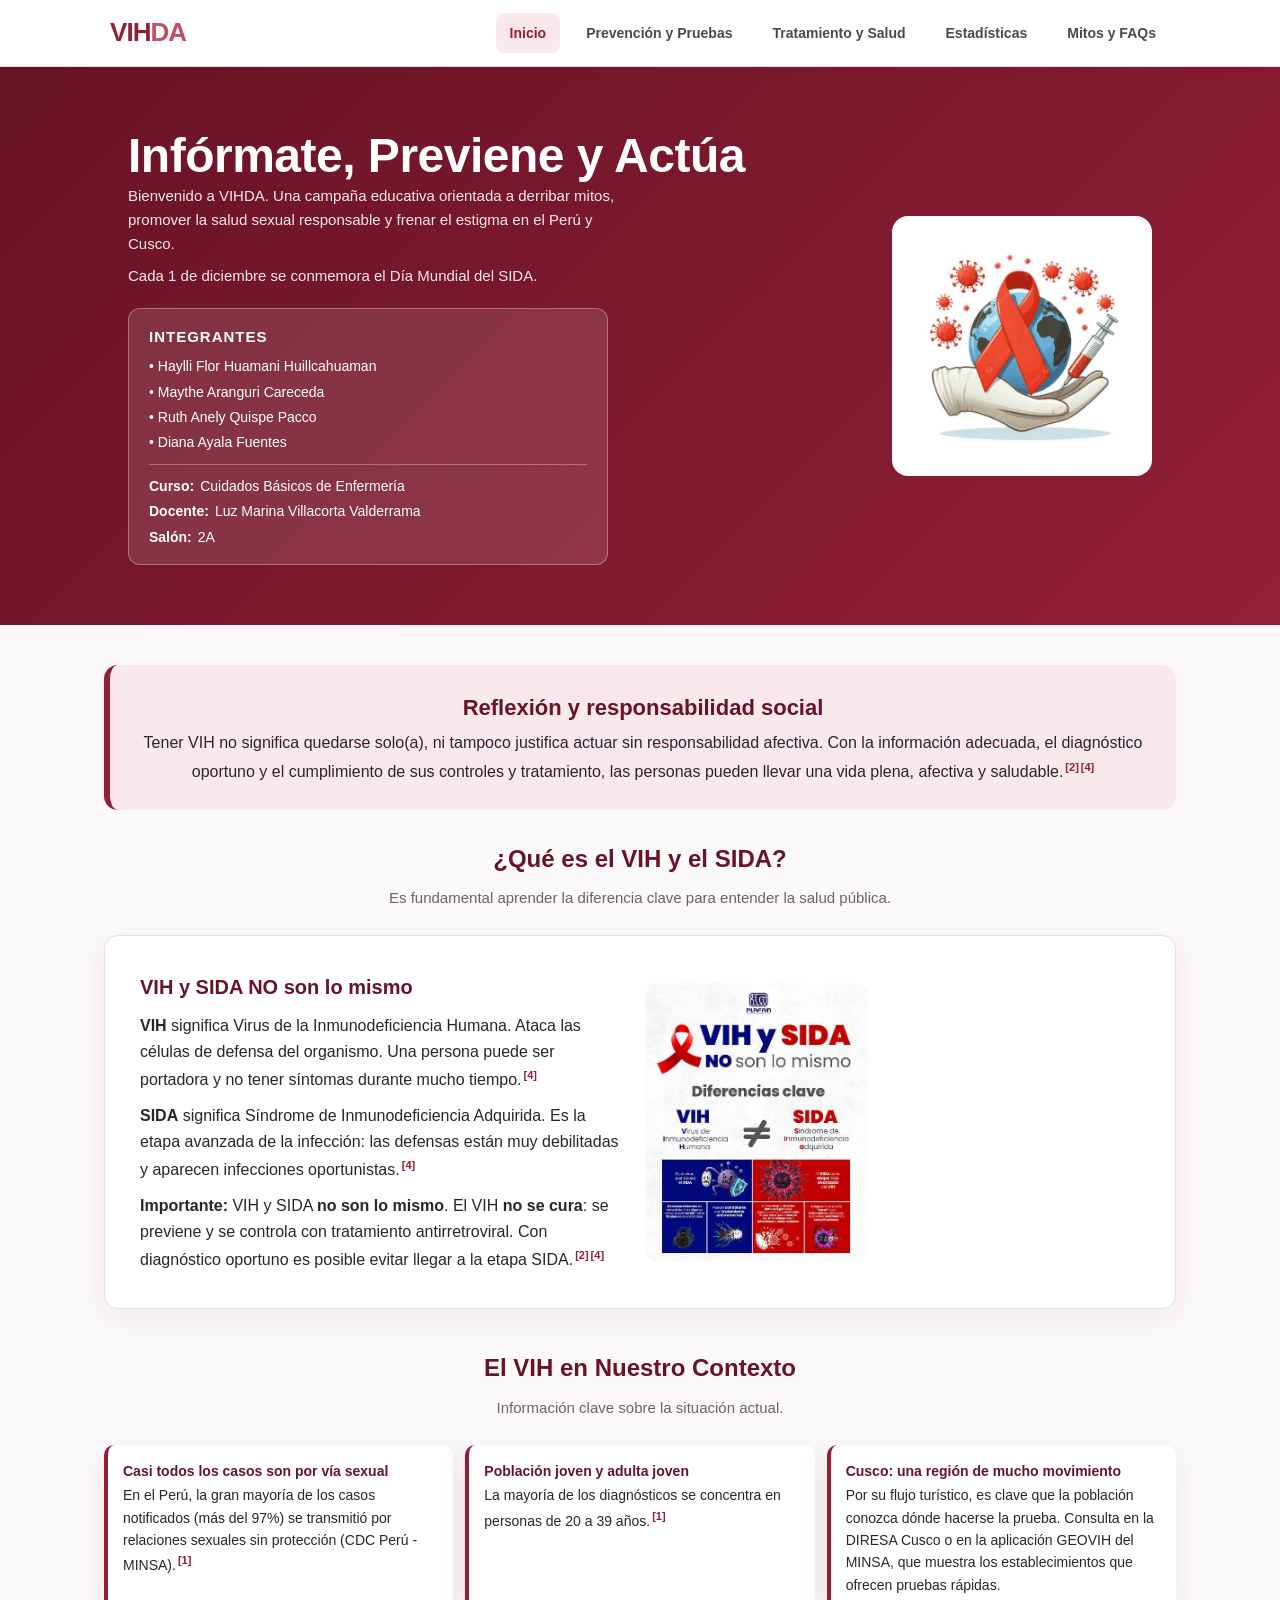
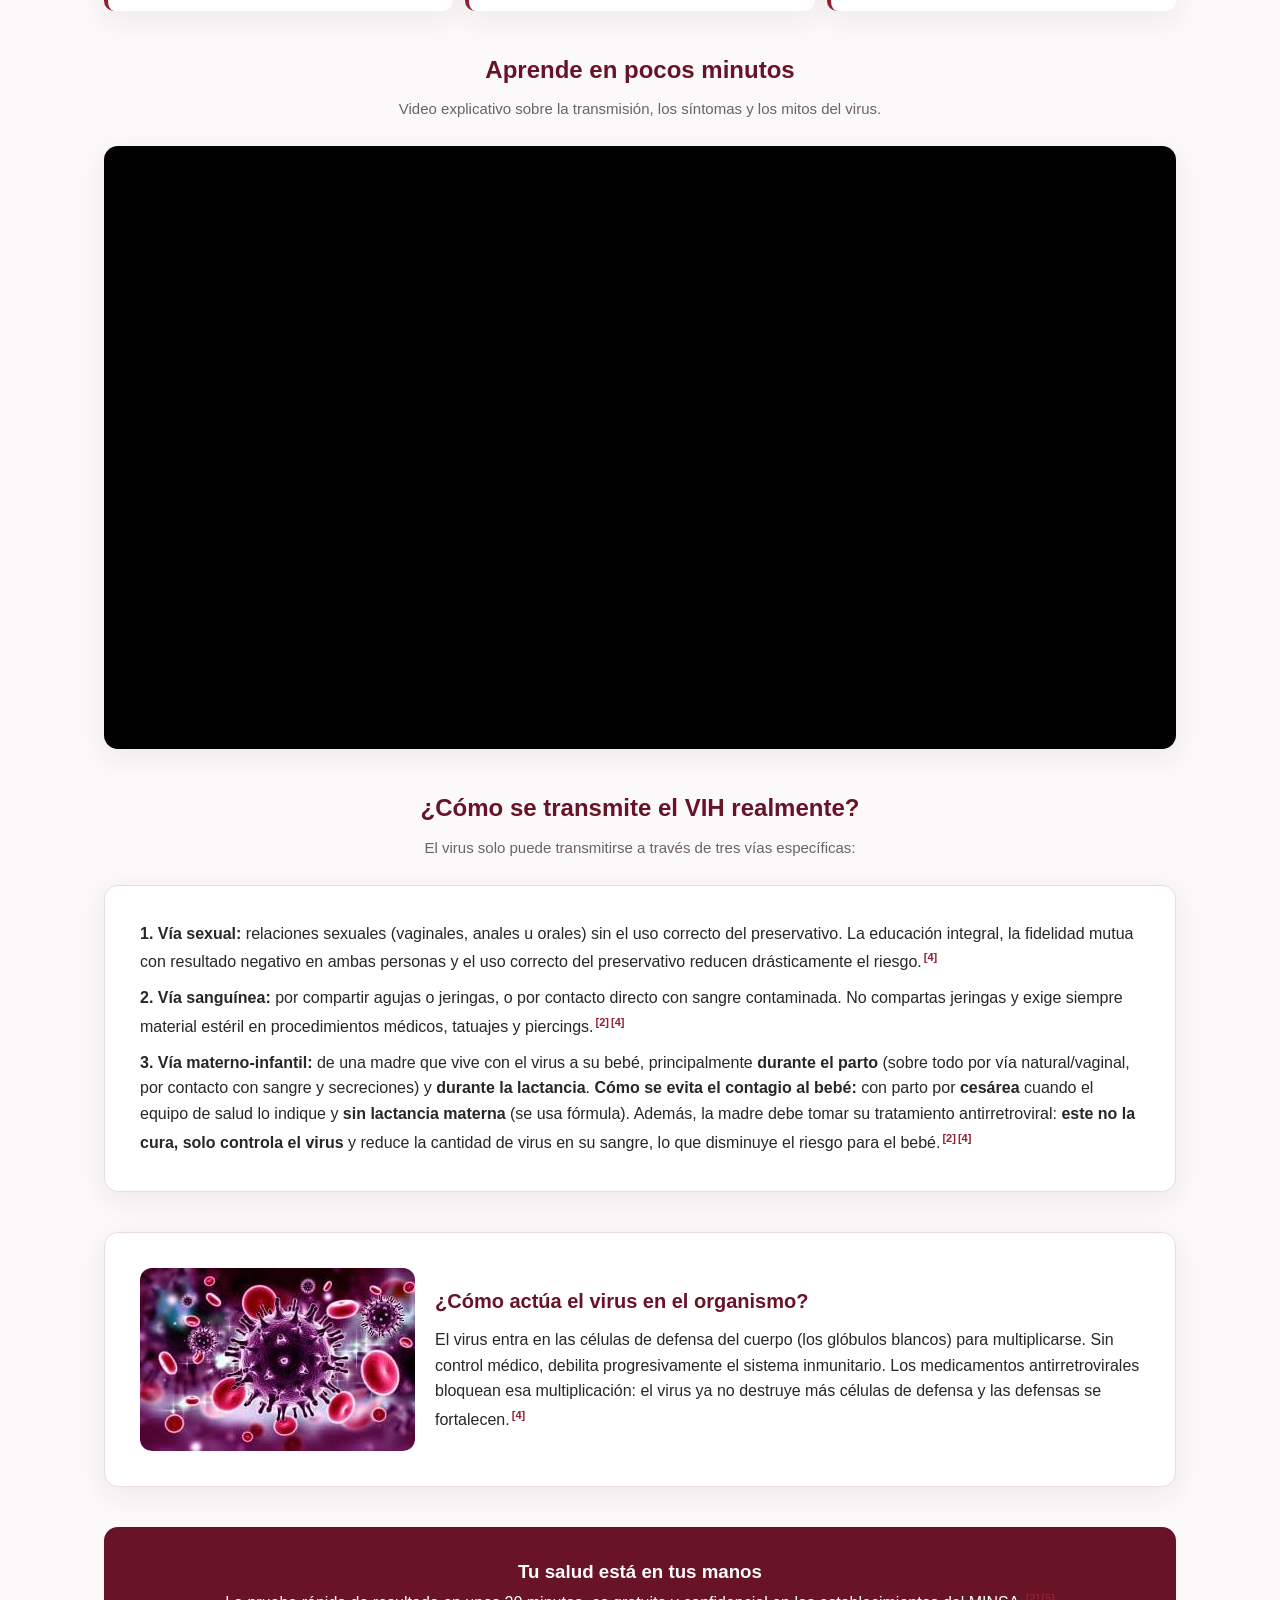
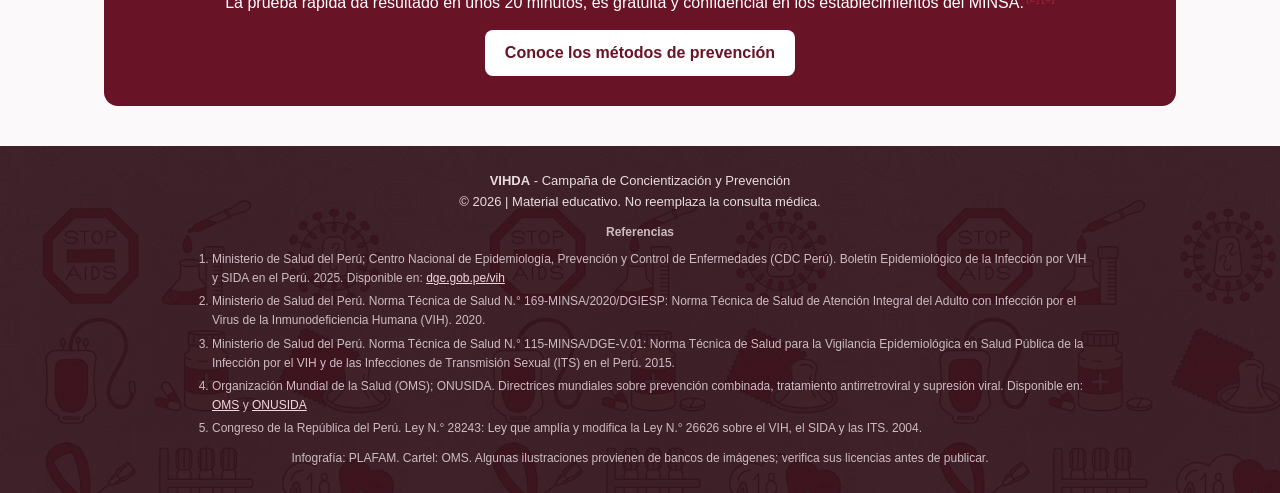
<file: index.html>
<!DOCTYPE html>
<html lang="es">
<head>
    <meta charset="UTF-8">
    <meta name="viewport" content="width=device-width, initial-scale=1.0">
    <title>VIHDA - Campaña de Prevención del VIH y SIDA</title>
    <meta name="description" content="Campaña educativa sobre VIH y SIDA en el Perú y Cusco: prevención, pruebas, tratamiento y lucha contra el estigma.">
    <meta property="og:title" content="VIHDA - Campaña de Prevención del VIH y SIDA">
    <meta property="og:description" content="Campaña educativa sobre VIH y SIDA en el Perú y Cusco: prevención, pruebas, tratamiento y lucha contra el estigma.">
    <meta property="og:type" content="website">
    <link rel="icon" href="data:image/svg+xml,%3Csvg xmlns='http://www.w3.org/2000/svg' viewBox='0 0 100 100'%3E%3Ctext y='.9em' font-size='90'%3E%F0%9F%8E%97%EF%B8%8F%3C/text%3E%3C/svg%3E">
    <link rel="stylesheet" href="estilos.css">
</head>
<body>
    <a href="#contenido" class="saltar">Saltar al contenido</a>

    <header class="encabezado">
        <div class="nav-contenedor">
            <a href="index.html" class="logo">VIH<span>DA</span></a>
            <nav class="menu-navegacion" aria-label="Menú principal">
                <a href="index.html" class="activo" aria-current="page">Inicio</a>
                <a href="prevencion.html">Prevención y Pruebas</a>
                <a href="tratamiento.html">Tratamiento y Salud</a>
                <a href="estadisticas.html">Estadísticas</a>
                <a href="comunidad.html">Mitos y FAQs</a>
            </nav>
        </div>
    </header>

    <main id="contenido" class="content-wrapper">

        <section class="hero">
            <div>
                <h1>Infórmate, Previene y Actúa</h1>
                <p>Bienvenido a VIHDA. Una campaña educativa orientada a derribar mitos, promover la salud sexual responsable y frenar el estigma en el Perú y Cusco.</p>
                <p class="nota-pequena" style="color:#f8e9ed">Cada 1 de diciembre se conmemora el Día Mundial del SIDA.</p>
                <div class="integrantes">
                    <p class="integrantes-titulo">Integrantes</p>
                    <ul>
                        <li>Haylli Flor Huamani Huillcahuaman</li>
                        <li>Maythe Aranguri Careceda</li>
                        <li>Ruth Anely Quispe Pacco</li>
                        <li>Diana Ayala Fuentes</li>
                    </ul>
                    <dl class="datos-curso">
                        <div><dt>Curso:</dt><dd>Cuidados Básicos de Enfermería</dd></div>
                        <div><dt>Docente:</dt><dd>Luz Marina Villacorta Valderrama</dd></div>
                        <div><dt>Salón:</dt><dd>2A</dd></div>
                    </dl>
                </div>
            </div>
            <img class="hero-img" src="imagenes/ilustracion-mundial.png" alt="Lazo rojo sobre el planeta, símbolo de la campaña mundial contra el VIH">
        </section>

        <section class="seccion">
            <div class="banner-esperanza">
                <h3>Reflexión y responsabilidad social</h3>
                <p style="margin-top: 5px;">Tener VIH no significa quedarse solo(a), ni tampoco justifica actuar sin responsabilidad afectiva. Con la información adecuada, el diagnóstico oportuno y el cumplimiento de sus controles y tratamiento, las personas pueden llevar una vida plena, afectiva y saludable.<sup class="cita"><a href="#referencias" title="Referencia 2">[2]</a><a href="#referencias" title="Referencia 4">[4]</a></sup></p>
            </div>

            <div class="titulo-seccion">
                <h2>¿Qué es el VIH y el SIDA?</h2>
                <p>Es fundamental aprender la diferencia clave para entender la salud pública.</p>
            </div>

            <div class="bloque-flexible">
                <div>
                    <h3>VIH y SIDA NO son lo mismo</h3>
                    <p><strong>VIH</strong> significa Virus de la Inmunodeficiencia Humana. Ataca las células de defensa del organismo. Una persona puede ser portadora y no tener síntomas durante mucho tiempo.<sup class="cita"><a href="#referencias" title="Referencia 4">[4]</a></sup></p>
                    <p style="margin-top: 10px;"><strong>SIDA</strong> significa Síndrome de Inmunodeficiencia Adquirida. Es la etapa avanzada de la infección: las defensas están muy debilitadas y aparecen infecciones oportunistas.<sup class="cita"><a href="#referencias" title="Referencia 4">[4]</a></sup></p>
                    <p style="margin-top: 10px;"><strong>Importante:</strong> VIH y SIDA <strong>no son lo mismo</strong>. El VIH <strong>no se cura</strong>: se previene y se controla con tratamiento antirretroviral. Con diagnóstico oportuno es posible evitar llegar a la etapa SIDA.<sup class="cita"><a href="#referencias" title="Referencia 2">[2]</a><a href="#referencias" title="Referencia 4">[4]</a></sup></p>
                </div>
                <a href="imagenes/infografia-diferencias.png" target="_blank" rel="noopener" title="Abrir la infografía en tamaño completo">
                    <img src="imagenes/infografia-diferencias.png" alt="Infografía de PLAFAM: diferencias clave entre VIH y SIDA">
                </a>
            </div>

            <div class="titulo-seccion espacio-arriba">
                <h2>El VIH en Nuestro Contexto</h2>
                <p>Información clave sobre la situación actual.</p>
            </div>
            <div class="tarjetas-mini">
                <div class="tarjeta-mini">
                    <strong>Casi todos los casos son por vía sexual</strong>
                    En el Perú, la gran mayoría de los casos notificados (más del 97%) se transmitió por relaciones sexuales sin protección (CDC Perú - MINSA).<sup class="cita"><a href="#referencias" title="Referencia 1">[1]</a></sup>
                </div>
                <div class="tarjeta-mini">
                    <strong>Población joven y adulta joven</strong>
                    La mayoría de los diagnósticos se concentra en personas de 20 a 39 años.<sup class="cita"><a href="#referencias" title="Referencia 1">[1]</a></sup>
                </div>
                <div class="tarjeta-mini">
                    <strong>Cusco: una región de mucho movimiento</strong>
                    Por su flujo turístico, es clave que la población conozca dónde hacerse la prueba. Consulta en la DIRESA Cusco o en la aplicación GEOVIH del MINSA, que muestra los establecimientos que ofrecen pruebas rápidas.
                </div>
            </div>

            <div class="titulo-seccion espacio-arriba">
                <h2>Aprende en pocos minutos</h2>
                <p>Video explicativo sobre la transmisión, los síntomas y los mitos del virus.</p>
            </div>
            <div class="video-contenedor" id="video-contenedor"></div>

            <div class="titulo-seccion espacio-arriba">
                <h2>¿Cómo se transmite el VIH realmente?</h2>
                <p>El virus solo puede transmitirse a través de tres vías específicas:</p>
            </div>
            <div class="bloque-flexible">
                <div>
                    <p style="margin-bottom: 10px;"><strong>1. Vía sexual:</strong> relaciones sexuales (vaginales, anales u orales) sin el uso correcto del preservativo. La educación integral, la fidelidad mutua con resultado negativo en ambas personas y el uso correcto del preservativo reducen drásticamente el riesgo.<sup class="cita"><a href="#referencias" title="Referencia 4">[4]</a></sup></p>
                    <p style="margin-bottom: 10px;"><strong>2. Vía sanguínea:</strong> por compartir agujas o jeringas, o por contacto directo con sangre contaminada. No compartas jeringas y exige siempre material estéril en procedimientos médicos, tatuajes y piercings.<sup class="cita"><a href="#referencias" title="Referencia 2">[2]</a><a href="#referencias" title="Referencia 4">[4]</a></sup></p>
                    <p><strong>3. Vía materno-infantil:</strong> de una madre que vive con el virus a su bebé, principalmente <strong>durante el parto</strong> (sobre todo por vía natural/vaginal, por contacto con sangre y secreciones) y <strong>durante la lactancia</strong>. <strong>Cómo se evita el contagio al bebé:</strong> con parto por <strong>cesárea</strong> cuando el equipo de salud lo indique y <strong>sin lactancia materna</strong> (se usa fórmula). Además, la madre debe tomar su tratamiento antirretroviral: <strong>este no la cura, solo controla el virus</strong> y reduce la cantidad de virus en su sangre, lo que disminuye el riesgo para el bebé.<sup class="cita"><a href="#referencias" title="Referencia 2">[2]</a><a href="#referencias" title="Referencia 4">[4]</a></sup></p>
                </div>
            </div>

            <div class="bloque-flexible espacio-arriba">
                <img src="imagenes/render-virus.png" alt="Representación del virus del VIH rodeado de glóbulos rojos">
                <div>
                    <h3>¿Cómo actúa el virus en el organismo?</h3>
                    <p>El virus entra en las células de defensa del cuerpo (los glóbulos blancos) para multiplicarse. Sin control médico, debilita progresivamente el sistema inmunitario. Los medicamentos antirretrovirales bloquean esa multiplicación: el virus ya no destruye más células de defensa y las defensas se fortalecen.<sup class="cita"><a href="#referencias" title="Referencia 4">[4]</a></sup></p>
                </div>
            </div>

            <div class="banner-accion">
                <h3>Tu salud está en tus manos</h3>
                <p>La prueba rápida da resultado en unos 20 minutos, es gratuita y confidencial en los establecimientos del MINSA.<sup class="cita"><a href="#referencias" title="Referencia 2">[2]</a><a href="#referencias" title="Referencia 5">[5]</a></sup></p>
                <a href="prevencion.html" class="boton-blanco">Conoce los métodos de prevención</a>
            </div>
        </section>
    </main>

    <footer class="pie">
        <p><strong>VIHDA</strong> - Campaña de Concientización y Prevención</p>
        <p>&copy; <span id="anio-actual"></span> | Material educativo. No reemplaza la consulta médica.</p>
        <p class="fuentes" id="referencias"><strong>Referencias</strong></p>
        <ol class="referencias">
            <li>Ministerio de Salud del Perú; Centro Nacional de Epidemiología, Prevención y Control de Enfermedades (CDC Perú). Boletín Epidemiológico de la Infección por VIH y SIDA en el Perú. 2025. Disponible en: <a href="https://www.dge.gob.pe/vih" target="_blank" rel="noopener">dge.gob.pe/vih</a></li>
            <li>Ministerio de Salud del Perú. Norma Técnica de Salud N.° 169-MINSA/2020/DGIESP: Norma Técnica de Salud de Atención Integral del Adulto con Infección por el Virus de la Inmunodeficiencia Humana (VIH). 2020.</li>
            <li>Ministerio de Salud del Perú. Norma Técnica de Salud N.° 115-MINSA/DGE-V.01: Norma Técnica de Salud para la Vigilancia Epidemiológica en Salud Pública de la Infección por el VIH y de las Infecciones de Transmisión Sexual (ITS) en el Perú. 2015.</li>
            <li>Organización Mundial de la Salud (OMS); ONUSIDA. Directrices mundiales sobre prevención combinada, tratamiento antirretroviral y supresión viral. Disponible en: <a href="https://www.who.int/es/health-topics/hiv-aids" target="_blank" rel="noopener">OMS</a> y <a href="https://www.unaids.org/es" target="_blank" rel="noopener">ONUSIDA</a></li>
            <li>Congreso de la República del Perú. Ley N.° 28243: Ley que amplía y modifica la Ley N.° 26626 sobre el VIH, el SIDA y las ITS. 2004.</li>
        </ol>
        <p class="fuentes">Infografía: PLAFAM. Cartel: OMS. Algunas ilustraciones provienen de bancos de imágenes; verifica sus licencias antes de publicar.</p>
    </footer>

    <script src="script.js"></script>
</body>
</html>
</file>
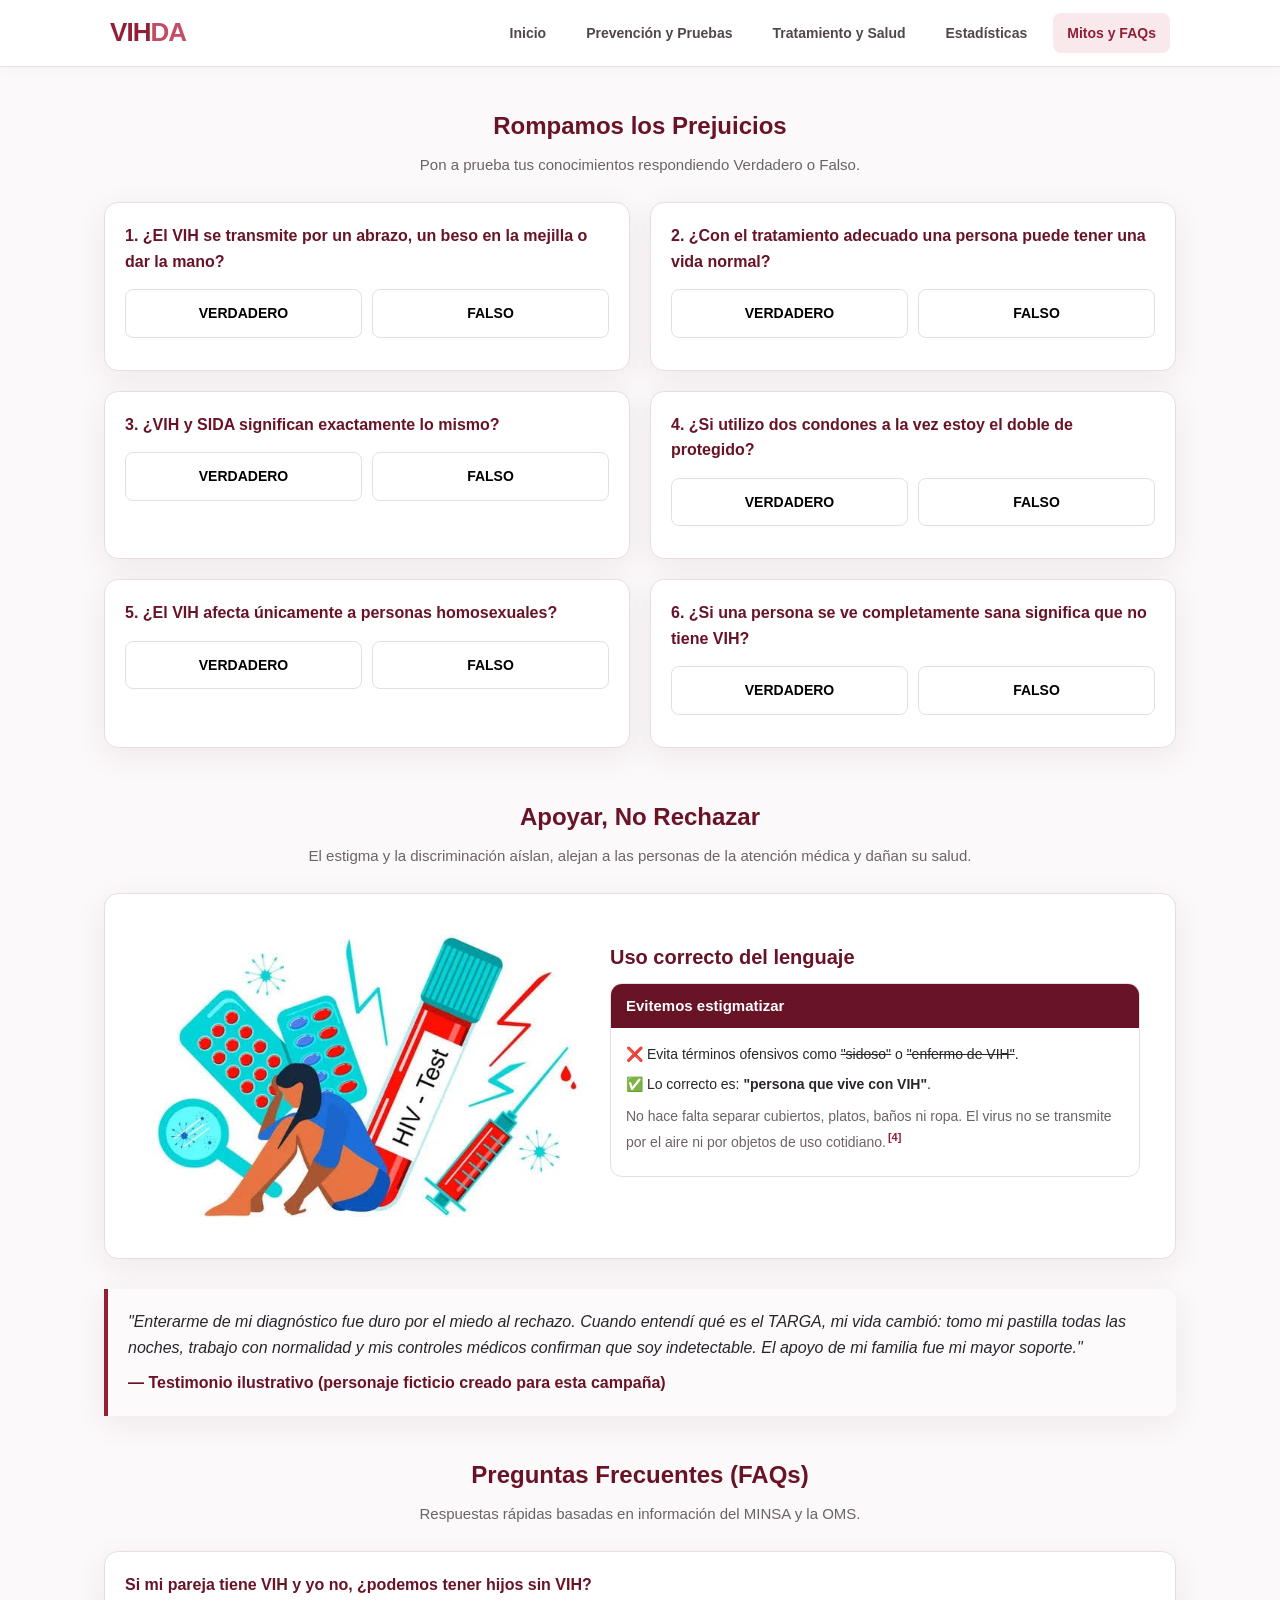
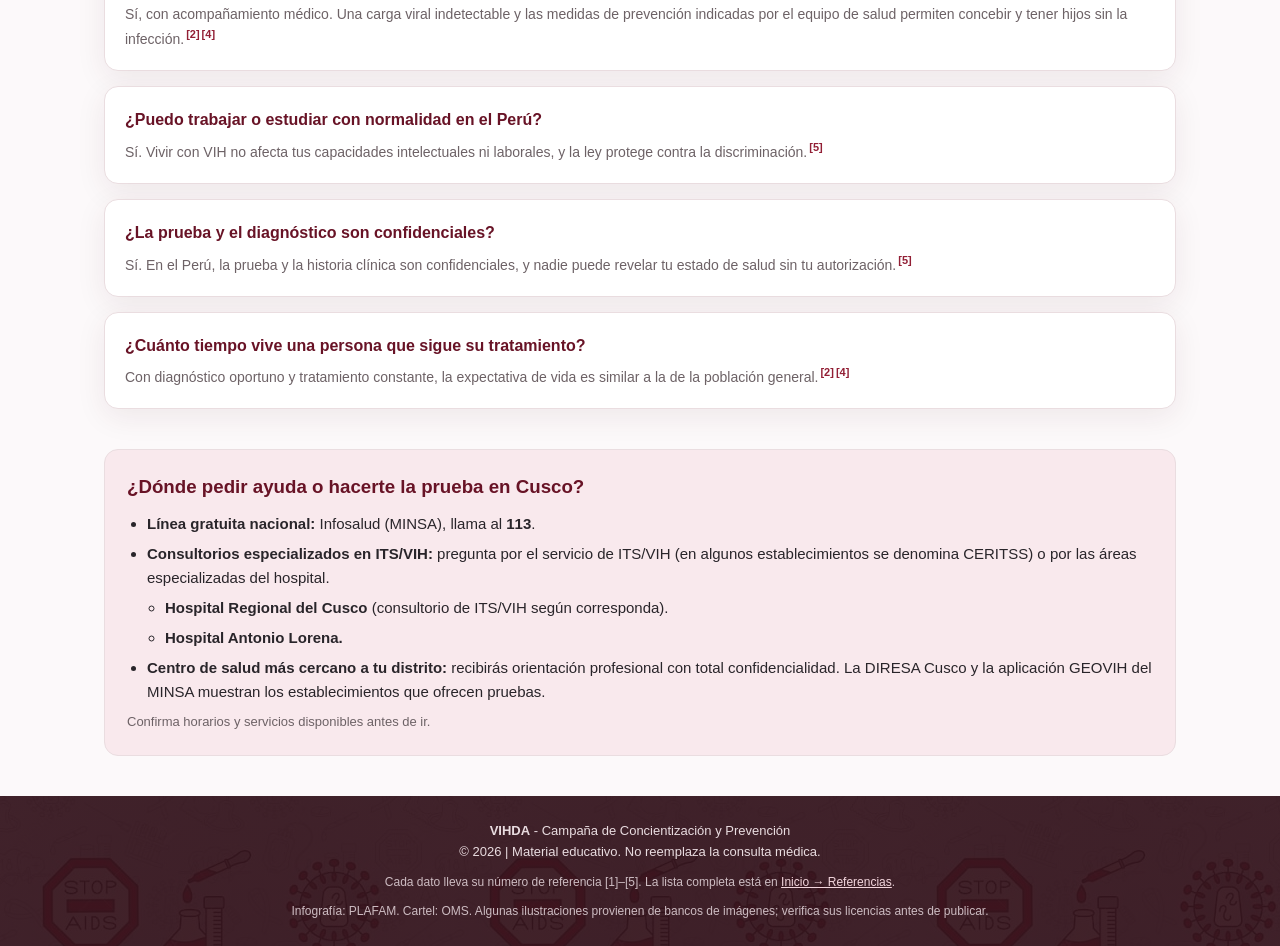
<file: comunidad.html>
<!DOCTYPE html>
<html lang="es">
<head>
    <meta charset="UTF-8">
    <meta name="viewport" content="width=device-width, initial-scale=1.0">
    <title>Mitos y FAQs - VIHDA</title>
    <meta name="description" content="Cuestionario de mitos y verdades sobre el VIH, lenguaje sin estigma y preguntas frecuentes.">
    <meta property="og:title" content="Mitos y FAQs - VIHDA">
    <meta property="og:description" content="Cuestionario de mitos y verdades sobre el VIH, lenguaje sin estigma y preguntas frecuentes.">
    <meta property="og:type" content="website">
    <link rel="icon" href="data:image/svg+xml,%3Csvg xmlns='http://www.w3.org/2000/svg' viewBox='0 0 100 100'%3E%3Ctext y='.9em' font-size='90'%3E%F0%9F%8E%97%EF%B8%8F%3C/text%3E%3C/svg%3E">
    <link rel="stylesheet" href="estilos.css">
</head>
<body>
    <a href="#contenido" class="saltar">Saltar al contenido</a>

    <header class="encabezado">
        <div class="nav-contenedor">
            <a href="index.html" class="logo">VIH<span>DA</span></a>
            <nav class="menu-navegacion" aria-label="Menú principal">
                <a href="index.html">Inicio</a>
                <a href="prevencion.html">Prevención y Pruebas</a>
                <a href="tratamiento.html">Tratamiento y Salud</a>
                <a href="estadisticas.html">Estadísticas</a>
                <a href="comunidad.html" class="activo" aria-current="page">Mitos y FAQs</a>
            </nav>
        </div>
    </header>

    <main id="contenido" class="seccion">

        <div class="titulo-seccion">
            <h2>Rompamos los Prejuicios</h2>
            <p>Pon a prueba tus conocimientos respondiendo Verdadero o Falso.</p>
        </div>

        <div class="cuestionario">
            <div class="pregunta">
                <h3>1. ¿El VIH se transmite por un abrazo, un beso en la mejilla o dar la mano?</h3>
                <div class="opciones">
                    <button data-grupo="p1" data-respuesta="verdadero">VERDADERO</button>
                    <button data-grupo="p1" data-respuesta="falso">FALSO</button>
                </div>
                <div id="r-p1" class="resultado" aria-live="polite"></div>
            </div>
            <div class="pregunta">
                <h3>2. ¿Con el tratamiento adecuado una persona puede tener una vida normal?</h3>
                <div class="opciones">
                    <button data-grupo="p2" data-respuesta="verdadero">VERDADERO</button>
                    <button data-grupo="p2" data-respuesta="falso">FALSO</button>
                </div>
                <div id="r-p2" class="resultado" aria-live="polite"></div>
            </div>
            <div class="pregunta">
                <h3>3. ¿VIH y SIDA significan exactamente lo mismo?</h3>
                <div class="opciones">
                    <button data-grupo="p3" data-respuesta="verdadero">VERDADERO</button>
                    <button data-grupo="p3" data-respuesta="falso">FALSO</button>
                </div>
                <div id="r-p3" class="resultado" aria-live="polite"></div>
            </div>
            <div class="pregunta">
                <h3>4. ¿Si utilizo dos condones a la vez estoy el doble de protegido?</h3>
                <div class="opciones">
                    <button data-grupo="p4" data-respuesta="verdadero">VERDADERO</button>
                    <button data-grupo="p4" data-respuesta="falso">FALSO</button>
                </div>
                <div id="r-p4" class="resultado" aria-live="polite"></div>
            </div>
            <div class="pregunta">
                <h3>5. ¿El VIH afecta únicamente a personas homosexuales?</h3>
                <div class="opciones">
                    <button data-grupo="p5" data-respuesta="verdadero">VERDADERO</button>
                    <button data-grupo="p5" data-respuesta="falso">FALSO</button>
                </div>
                <div id="r-p5" class="resultado" aria-live="polite"></div>
            </div>
            <div class="pregunta">
                <h3>6. ¿Si una persona se ve completamente sana significa que no tiene VIH?</h3>
                <div class="opciones">
                    <button data-grupo="p6" data-respuesta="verdadero">VERDADERO</button>
                    <button data-grupo="p6" data-respuesta="falso">FALSO</button>
                </div>
                <div id="r-p6" class="resultado" aria-live="polite"></div>
            </div>
        </div>

        <div id="resumen-cuestionario" class="resumen-cuestionario" hidden>
            <h3 id="puntaje"></h3>
            <p id="mensaje-puntaje"></p>
            <button type="button" id="boton-reiniciar" class="boton-reiniciar">Volver a intentar</button>
        </div>

        <div class="titulo-seccion espacio-arriba-grande">
            <h2>Apoyar, No Rechazar</h2>
            <p>El estigma y la discriminación aíslan, alejan a las personas de la atención médica y dañan su salud.</p>
        </div>

        <div class="bloque-flexible">
            <img src="imagenes/ilustracion-apoyo.png" alt="Ilustración de una persona sentada y angustiada junto a una prueba de VIH, medicamentos y una jeringa">
            <div>
                <h3>Uso correcto del lenguaje</h3>
                <div class="cuadro-lenguaje">
                    <div class="cuadro-titulo">Evitemos estigmatizar</div>
                    <div class="cuadro-cuerpo">
                        <p>❌ Evita términos ofensivos como <s>"sidoso"</s> o <s>"enfermo de VIH"</s>.</p>
                        <p>✅ Lo correcto es: <strong>"persona que vive con VIH"</strong>.</p>
                        <p style="margin-top: 10px; color: var(--texto-suave);">No hace falta separar cubiertos, platos, baños ni ropa. El virus no se transmite por el aire ni por objetos de uso cotidiano.<sup class="cita"><a href="index.html#referencias" title="Referencia 4">[4]</a></sup></p>
                    </div>
                </div>
            </div>
        </div>

        <div class="bloque-testimonio">
            <p>"Enterarme de mi diagnóstico fue duro por el miedo al rechazo. Cuando entendí qué es el TARGA, mi vida cambió: tomo mi pastilla todas las noches, trabajo con normalidad y mis controles médicos confirman que soy indetectable. El apoyo de mi familia fue mi mayor soporte."</p>
            <span class="firma">— Testimonio ilustrativo (personaje ficticio creado para esta campaña)</span>
        </div>

        <div class="titulo-seccion espacio-arriba">
            <h2>Preguntas Frecuentes (FAQs)</h2>
            <p>Respuestas rápidas basadas en información del MINSA y la OMS.</p>
        </div>

        <div class="lista-faq">
            <div class="pregunta">
                <h3>Si mi pareja tiene VIH y yo no, ¿podemos tener hijos sin VIH?</h3>
                <p>Sí, con acompañamiento médico. Una carga viral indetectable y las medidas de prevención indicadas por el equipo de salud permiten concebir y tener hijos sin la infección.<sup class="cita"><a href="index.html#referencias" title="Referencia 2">[2]</a><a href="index.html#referencias" title="Referencia 4">[4]</a></sup></p>
            </div>
            <div class="pregunta">
                <h3>¿Puedo trabajar o estudiar con normalidad en el Perú?</h3>
                <p>Sí. Vivir con VIH no afecta tus capacidades intelectuales ni laborales, y la ley protege contra la discriminación.<sup class="cita"><a href="index.html#referencias" title="Referencia 5">[5]</a></sup></p>
            </div>
            <div class="pregunta">
                <h3>¿La prueba y el diagnóstico son confidenciales?</h3>
                <p>Sí. En el Perú, la prueba y la historia clínica son confidenciales, y nadie puede revelar tu estado de salud sin tu autorización.<sup class="cita"><a href="index.html#referencias" title="Referencia 5">[5]</a></sup></p>
            </div>
            <div class="pregunta">
                <h3>¿Cuánto tiempo vive una persona que sigue su tratamiento?</h3>
                <p>Con diagnóstico oportuno y tratamiento constante, la expectativa de vida es similar a la de la población general.<sup class="cita"><a href="index.html#referencias" title="Referencia 2">[2]</a><a href="index.html#referencias" title="Referencia 4">[4]</a></sup></p>
            </div>
        </div>

        <div class="caja-ayuda" id="donde-acudir">
            <h3>¿Dónde pedir ayuda o hacerte la prueba en Cusco?</h3>
            <ul>
                <li><strong>Línea gratuita nacional:</strong> Infosalud (MINSA), llama al <strong>113</strong>.</li>
                <li><strong>Consultorios especializados en ITS/VIH:</strong> pregunta por el servicio de ITS/VIH (en algunos establecimientos se denomina CERITSS) o por las áreas especializadas del hospital.
                    <ul>
                        <li><strong>Hospital Regional del Cusco</strong> (consultorio de ITS/VIH según corresponda).</li>
                        <li><strong>Hospital Antonio Lorena.</strong></li>
                    </ul>
                </li>
                <li><strong>Centro de salud más cercano a tu distrito:</strong> recibirás orientación profesional con total confidencialidad. La DIRESA Cusco y la aplicación GEOVIH del MINSA muestran los establecimientos que ofrecen pruebas.</li>
            </ul>
            <p class="nota-pequena">Confirma horarios y servicios disponibles antes de ir.</p>
        </div>
    </main>

    <footer class="pie">
        <p><strong>VIHDA</strong> - Campaña de Concientización y Prevención</p>
        <p>&copy; <span id="anio-actual"></span> | Material educativo. No reemplaza la consulta médica.</p>
        <p class="fuentes">Cada dato lleva su número de referencia [1]–[5]. La lista completa está en <a href="index.html#referencias">Inicio → Referencias</a>.</p>
        <p class="fuentes">Infografía: PLAFAM. Cartel: OMS. Algunas ilustraciones provienen de bancos de imágenes; verifica sus licencias antes de publicar.</p>
    </footer>

    <script src="script.js"></script>
</body>
</html>
</file>
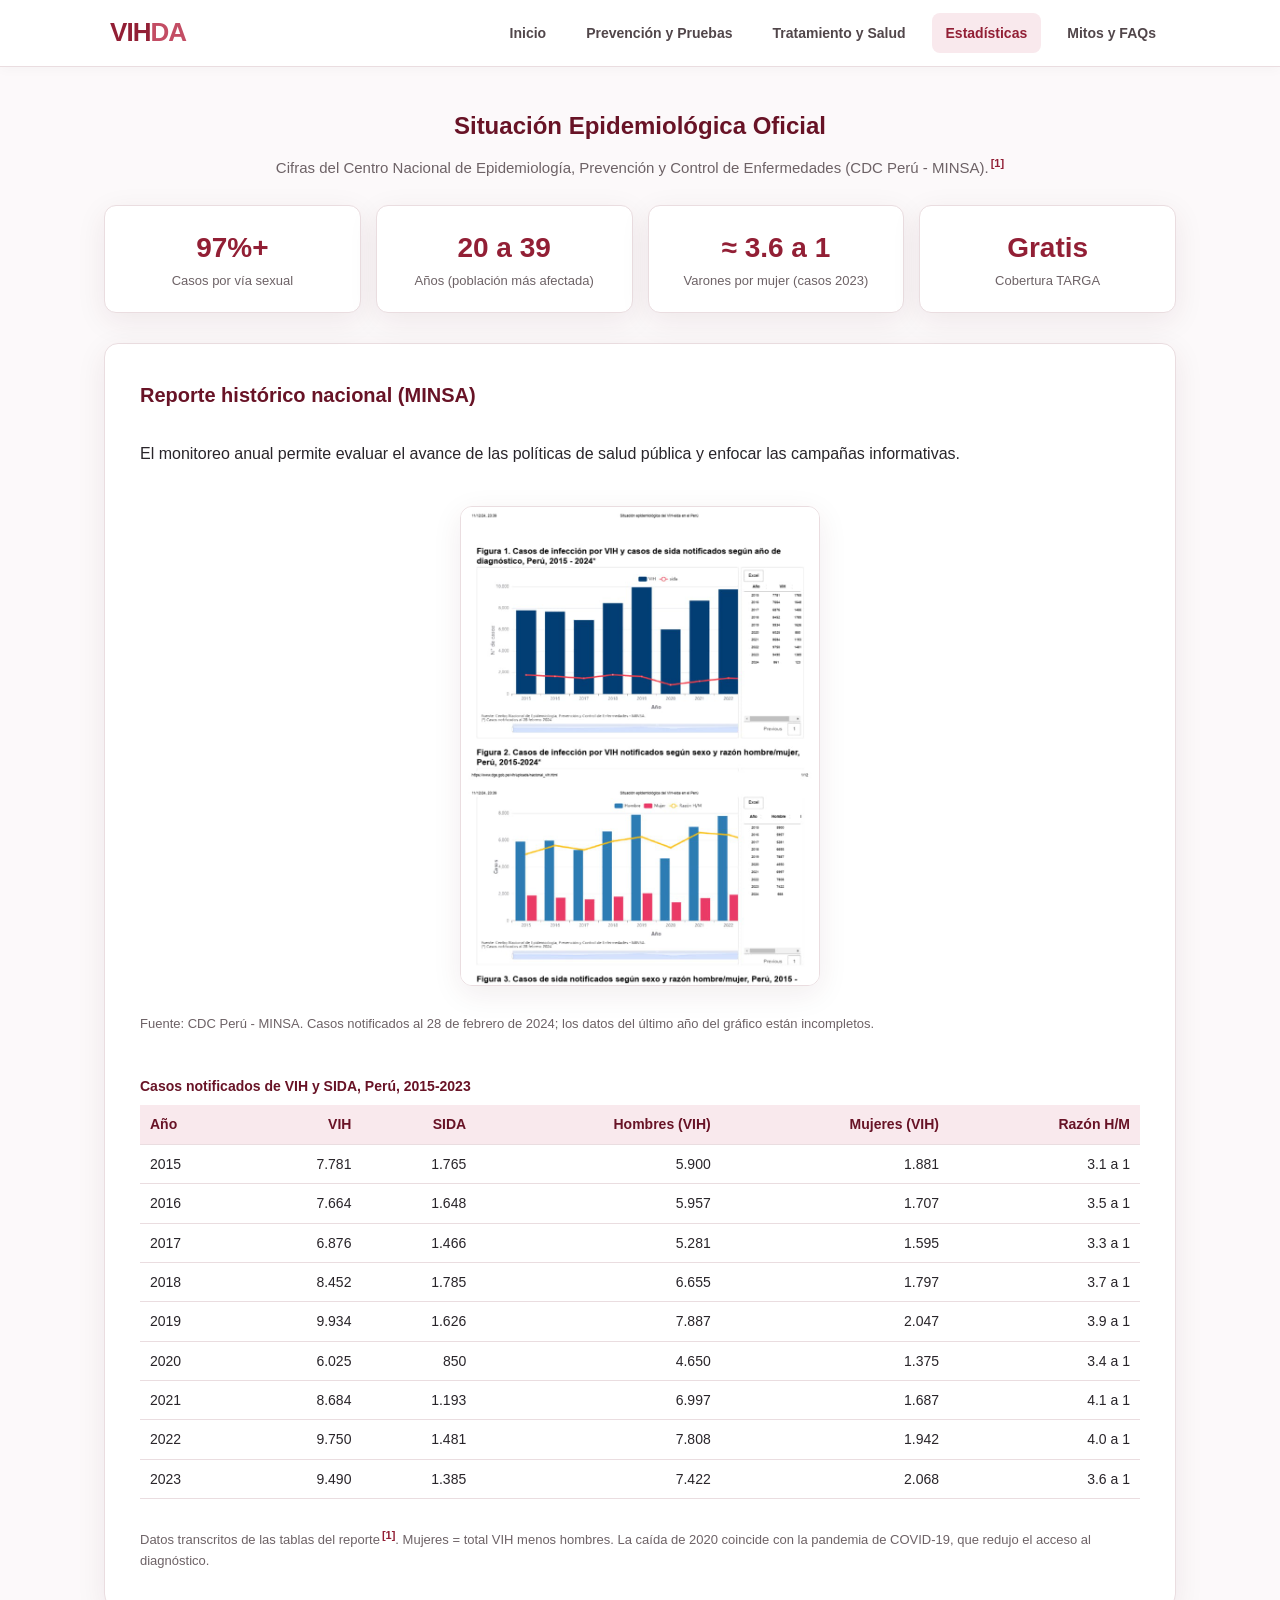
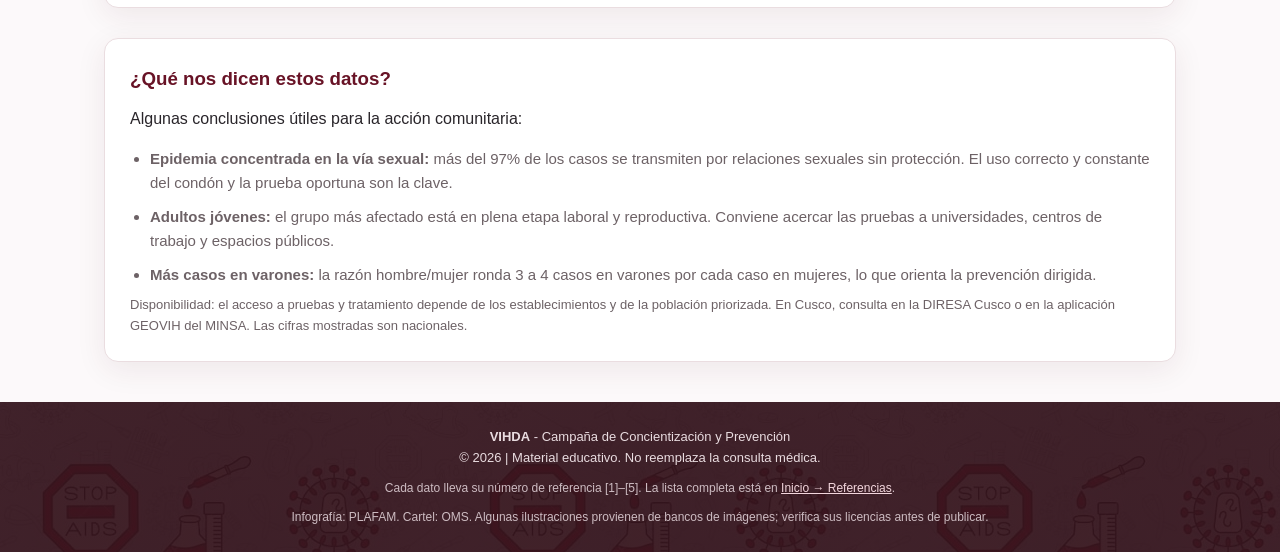
<file: estadisticas.html>
<!DOCTYPE html>
<html lang="es">
<head>
    <meta charset="UTF-8">
    <meta name="viewport" content="width=device-width, initial-scale=1.0">
    <title>Estadísticas de Impacto - VIHDA</title>
    <meta name="description" content="Situación epidemiológica del VIH en el Perú según el CDC Perú - MINSA.">
    <meta property="og:title" content="Estadísticas de Impacto - VIHDA">
    <meta property="og:description" content="Situación epidemiológica del VIH en el Perú según el CDC Perú - MINSA.">
    <meta property="og:type" content="website">
    <link rel="icon" href="data:image/svg+xml,%3Csvg xmlns='http://www.w3.org/2000/svg' viewBox='0 0 100 100'%3E%3Ctext y='.9em' font-size='90'%3E%F0%9F%8E%97%EF%B8%8F%3C/text%3E%3C/svg%3E">
    <link rel="stylesheet" href="estilos.css">
</head>
<body>
    <a href="#contenido" class="saltar">Saltar al contenido</a>

    <header class="encabezado">
        <div class="nav-contenedor">
            <a href="index.html" class="logo">VIH<span>DA</span></a>
            <nav class="menu-navegacion" aria-label="Menú principal">
                <a href="index.html">Inicio</a>
                <a href="prevencion.html">Prevención y Pruebas</a>
                <a href="tratamiento.html">Tratamiento y Salud</a>
                <a href="estadisticas.html" class="activo" aria-current="page">Estadísticas</a>
                <a href="comunidad.html">Mitos y FAQs</a>
            </nav>
        </div>
    </header>

    <main id="contenido" class="seccion">

        <div class="titulo-seccion">
            <h2>Situación Epidemiológica Oficial</h2>
            <p>Cifras del Centro Nacional de Epidemiología, Prevención y Control de Enfermedades (CDC Perú - MINSA).<sup class="cita"><a href="index.html#referencias" title="Referencia 1">[1]</a></sup></p>
        </div>

        <div class="grid-kpi">
            <div class="tarjeta-kpi"><span>97%+</span><p>Casos por vía sexual</p></div>
            <div class="tarjeta-kpi"><span>20 a 39</span><p>Años (población más afectada)</p></div>
            <div class="tarjeta-kpi"><span>≈ 3.6 a 1</span><p>Varones por mujer (casos 2023)</p></div>
            <div class="tarjeta-kpi"><span>Gratis</span><p>Cobertura TARGA</p></div>
        </div>

        <div class="bloque-flexible" style="flex-direction: column; align-items: stretch;">
            <h3>Reporte histórico nacional (MINSA)</h3>
            <p style="margin-bottom: 20px;">El monitoreo anual permite evaluar el avance de las políticas de salud pública y enfocar las campañas informativas.</p>

            <div style="display: flex; justify-content: center;">
                <a href="imagenes/graficos-nacionales.png" target="_blank" rel="noopener" title="Abrir en tamaño completo">
                    <img src="imagenes/graficos-nacionales.png" alt="Gráficos del CDC Perú: casos de VIH y SIDA por año (2015-2024) y casos de VIH según sexo" style="border: 1px solid var(--borde); box-shadow: var(--sombra); max-width: 100%; max-height: 480px; object-fit: contain;">
                </a>
            </div>
            <p class="nota-pequena">Fuente: CDC Perú - MINSA. Casos notificados al 28 de febrero de 2024; los datos del último año del gráfico están incompletos.</p>

            <div class="tabla-scroll">
                <table class="tabla-datos">
                    <caption>Casos notificados de VIH y SIDA, Perú, 2015-2023</caption>
                    <thead><tr><th scope="col">Año</th><th scope="col">VIH</th><th scope="col">SIDA</th><th scope="col">Hombres (VIH)</th><th scope="col">Mujeres (VIH)</th><th scope="col">Razón H/M</th></tr></thead>
                    <tbody>
                    <tr><td>2015</td><td>7.781</td><td>1.765</td><td>5.900</td><td>1.881</td><td>3.1 a 1</td></tr>
                    <tr><td>2016</td><td>7.664</td><td>1.648</td><td>5.957</td><td>1.707</td><td>3.5 a 1</td></tr>
                    <tr><td>2017</td><td>6.876</td><td>1.466</td><td>5.281</td><td>1.595</td><td>3.3 a 1</td></tr>
                    <tr><td>2018</td><td>8.452</td><td>1.785</td><td>6.655</td><td>1.797</td><td>3.7 a 1</td></tr>
                    <tr><td>2019</td><td>9.934</td><td>1.626</td><td>7.887</td><td>2.047</td><td>3.9 a 1</td></tr>
                    <tr><td>2020</td><td>6.025</td><td>850</td><td>4.650</td><td>1.375</td><td>3.4 a 1</td></tr>
                    <tr><td>2021</td><td>8.684</td><td>1.193</td><td>6.997</td><td>1.687</td><td>4.1 a 1</td></tr>
                    <tr><td>2022</td><td>9.750</td><td>1.481</td><td>7.808</td><td>1.942</td><td>4.0 a 1</td></tr>
                    <tr><td>2023</td><td>9.490</td><td>1.385</td><td>7.422</td><td>2.068</td><td>3.6 a 1</td></tr>
                    </tbody>
                </table>
            </div>
            <p class="nota-pequena">Datos transcritos de las tablas del reporte<sup class="cita"><a href="index.html#referencias" title="Referencia 1">[1]</a></sup>. Mujeres = total VIH menos hombres. La caída de 2020 coincide con la pandemia de COVID-19, que redujo el acceso al diagnóstico.</p>
        </div>

        <div class="bloque-analisis-datos">
            <h3>¿Qué nos dicen estos datos?</h3>
            <p style="margin-bottom: 15px;">Algunas conclusiones útiles para la acción comunitaria:</p>
            <ul>
                <li><strong>Epidemia concentrada en la vía sexual:</strong> más del 97% de los casos se transmiten por relaciones sexuales sin protección. El uso correcto y constante del condón y la prueba oportuna son la clave.</li>
                <li><strong>Adultos jóvenes:</strong> el grupo más afectado está en plena etapa laboral y reproductiva. Conviene acercar las pruebas a universidades, centros de trabajo y espacios públicos.</li>
                <li><strong>Más casos en varones:</strong> la razón hombre/mujer ronda 3 a 4 casos en varones por cada caso en mujeres, lo que orienta la prevención dirigida.</li>
            </ul>
            <p class="nota-pequena">Disponibilidad: el acceso a pruebas y tratamiento depende de los establecimientos y de la población priorizada. En Cusco, consulta en la DIRESA Cusco o en la aplicación GEOVIH del MINSA. Las cifras mostradas son nacionales.</p>
        </div>
    </main>

    <footer class="pie">
        <p><strong>VIHDA</strong> - Campaña de Concientización y Prevención</p>
        <p>&copy; <span id="anio-actual"></span> | Material educativo. No reemplaza la consulta médica.</p>
        <p class="fuentes">Cada dato lleva su número de referencia [1]–[5]. La lista completa está en <a href="index.html#referencias">Inicio → Referencias</a>.</p>
        <p class="fuentes">Infografía: PLAFAM. Cartel: OMS. Algunas ilustraciones provienen de bancos de imágenes; verifica sus licencias antes de publicar.</p>
    </footer>

    <script src="script.js"></script>
</body>
</html>
</file>
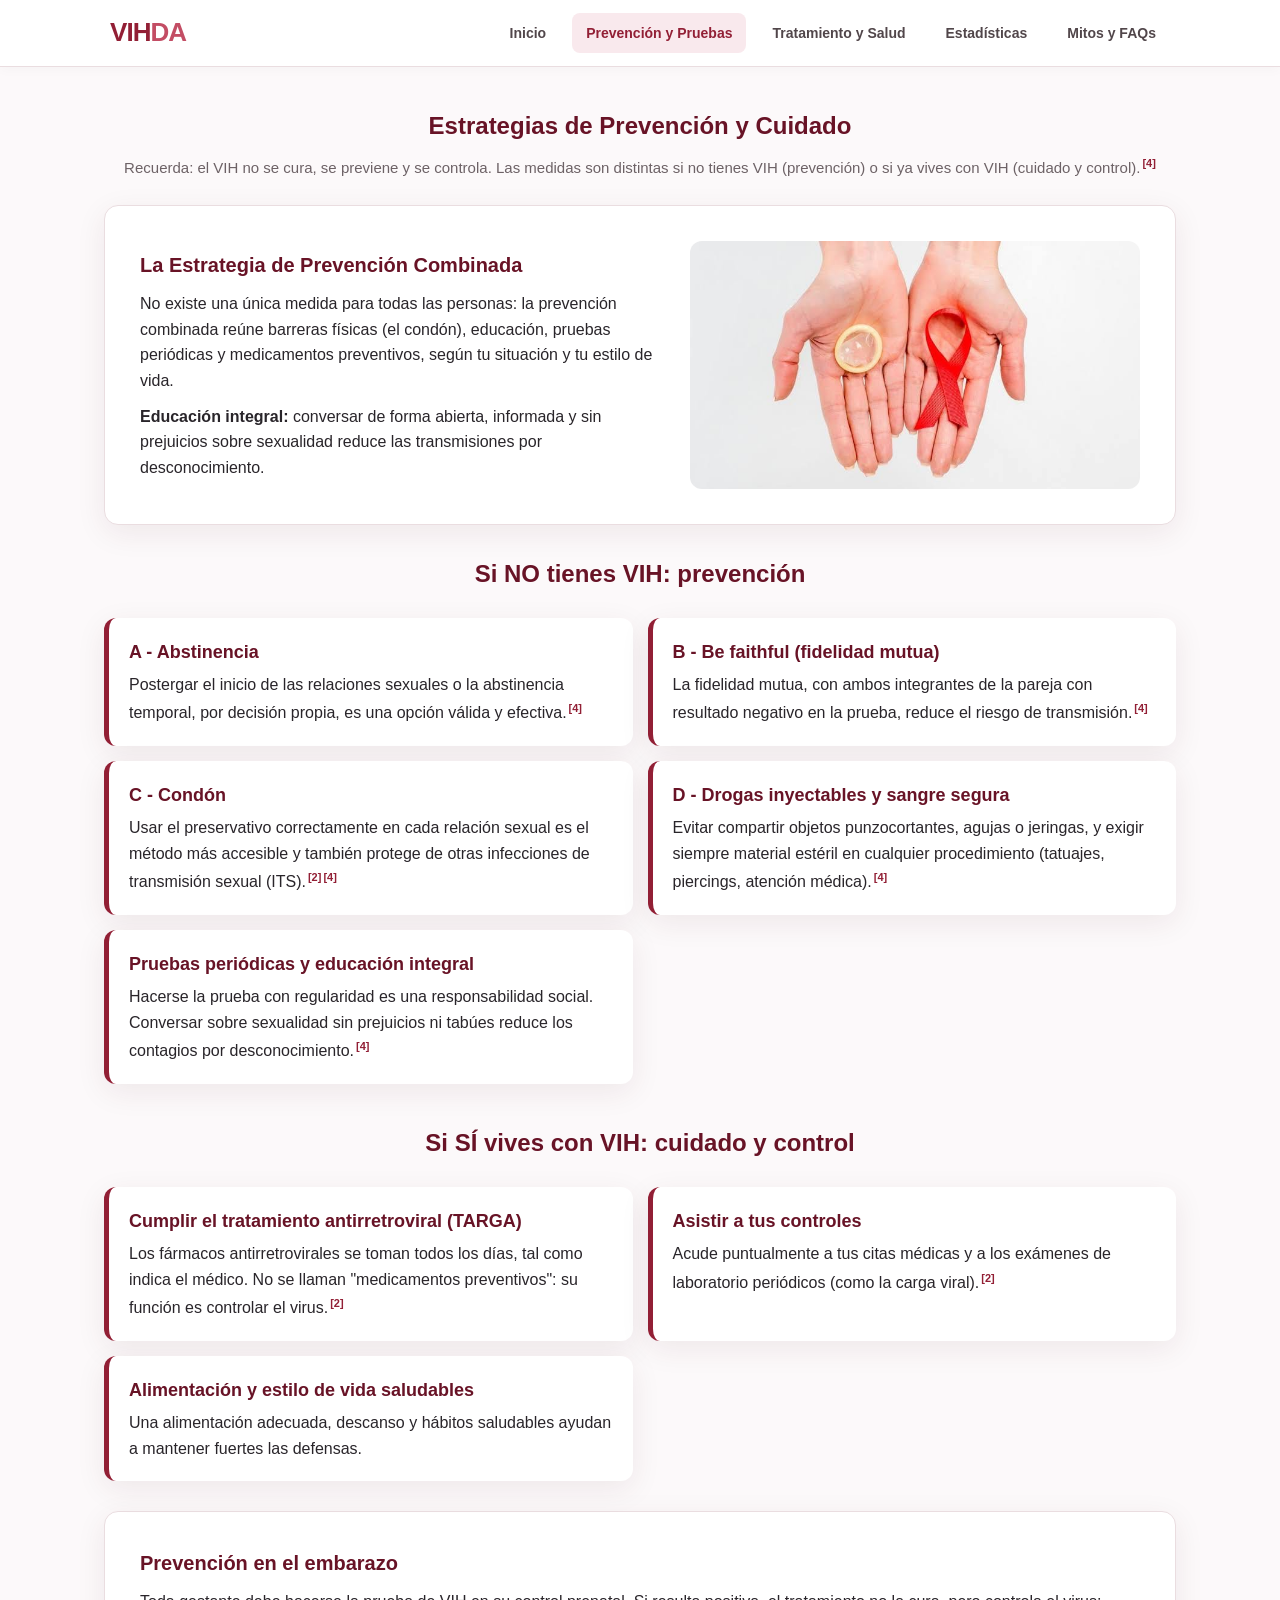
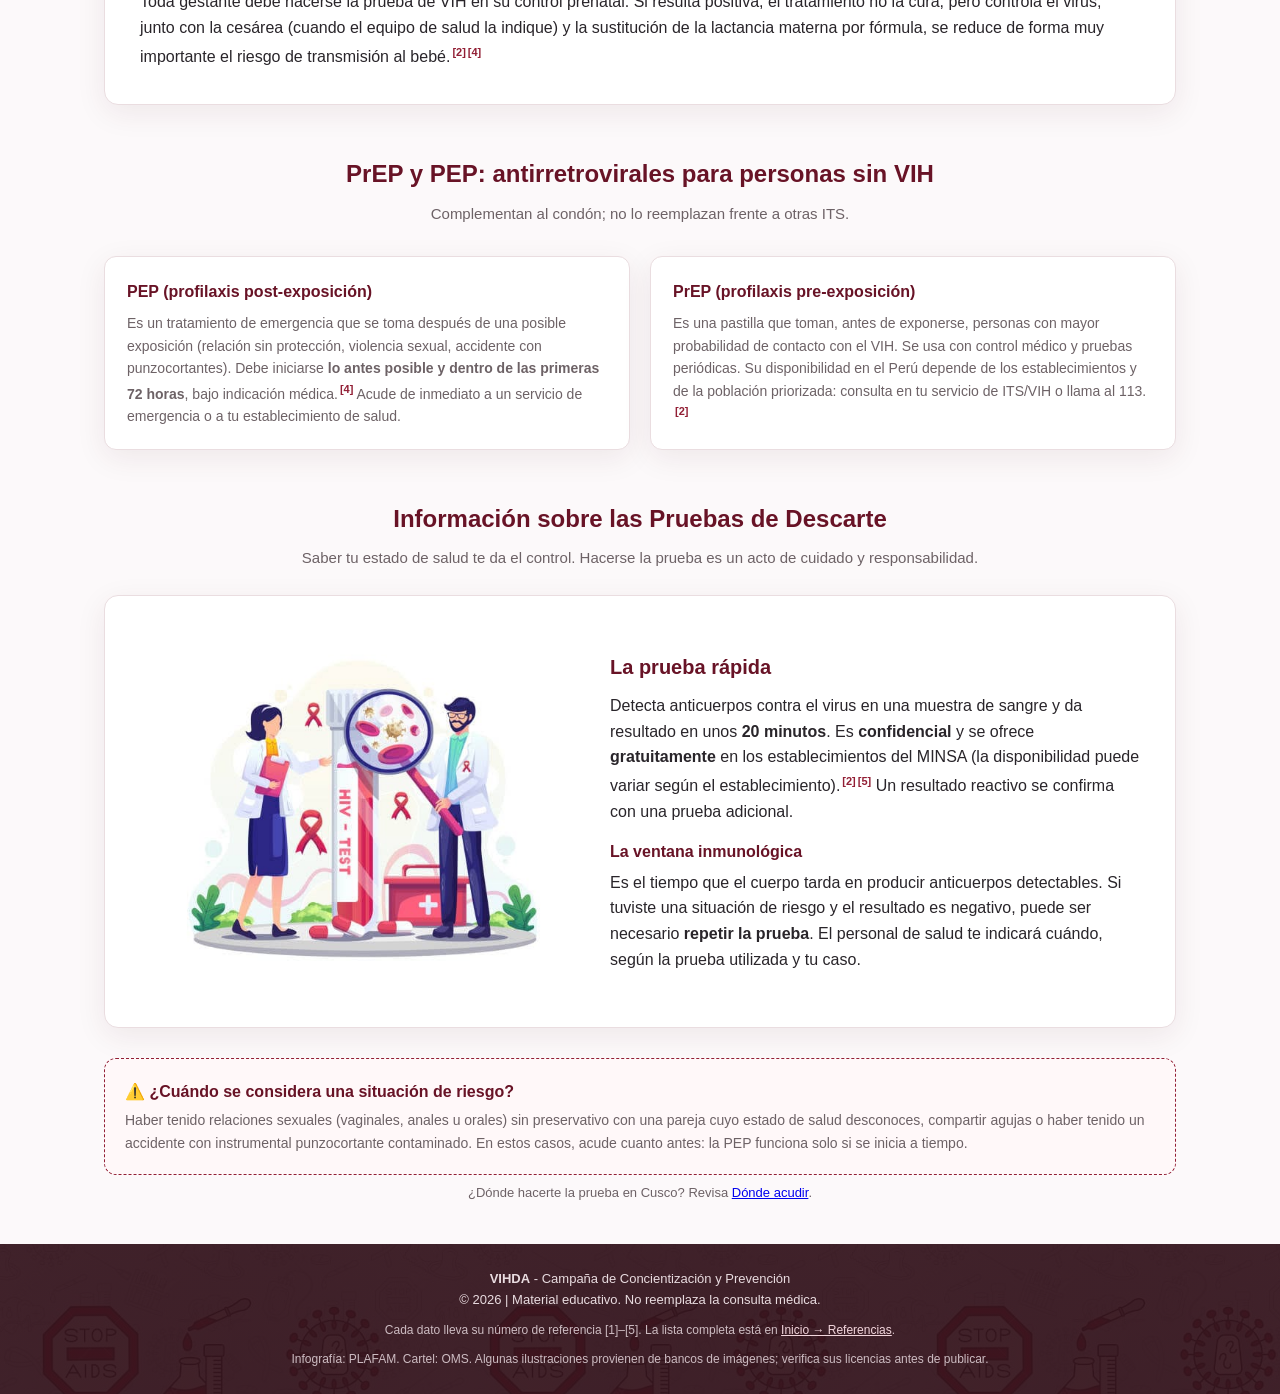
<file: prevencion.html>
<!DOCTYPE html>
<html lang="es">
<head>
    <meta charset="UTF-8">
    <meta name="viewport" content="width=device-width, initial-scale=1.0">
    <title>Prevención y Pruebas - VIHDA</title>
    <meta name="description" content="Métodos de prevención del VIH, PrEP, PEP y cómo es la prueba rápida gratuita del MINSA.">
    <meta property="og:title" content="Prevención y Pruebas - VIHDA">
    <meta property="og:description" content="Métodos de prevención del VIH, PrEP, PEP y cómo es la prueba rápida gratuita del MINSA.">
    <meta property="og:type" content="website">
    <link rel="icon" href="data:image/svg+xml,%3Csvg xmlns='http://www.w3.org/2000/svg' viewBox='0 0 100 100'%3E%3Ctext y='.9em' font-size='90'%3E%F0%9F%8E%97%EF%B8%8F%3C/text%3E%3C/svg%3E">
    <link rel="stylesheet" href="estilos.css">
</head>
<body>
    <a href="#contenido" class="saltar">Saltar al contenido</a>

    <header class="encabezado">
        <div class="nav-contenedor">
            <a href="index.html" class="logo">VIH<span>DA</span></a>
            <nav class="menu-navegacion" aria-label="Menú principal">
                <a href="index.html">Inicio</a>
                <a href="prevencion.html" class="activo" aria-current="page">Prevención y Pruebas</a>
                <a href="tratamiento.html">Tratamiento y Salud</a>
                <a href="estadisticas.html">Estadísticas</a>
                <a href="comunidad.html">Mitos y FAQs</a>
            </nav>
        </div>
    </header>

    <main id="contenido" class="seccion">

        <div class="titulo-seccion">
            <h2>Estrategias de Prevención y Cuidado</h2>
            <p>Recuerda: el VIH no se cura, se previene y se controla. Las medidas son distintas si no tienes VIH (prevención) o si ya vives con VIH (cuidado y control).<sup class="cita"><a href="index.html#referencias" title="Referencia 4">[4]</a></sup></p>
        </div>

        <div class="bloque-flexible">
            <div>
                <h3>La Estrategia de Prevención Combinada</h3>
                <p>No existe una única medida para todas las personas: la prevención combinada reúne barreras físicas (el condón), educación, pruebas periódicas y medicamentos preventivos, según tu situación y tu estilo de vida.</p>
                <p style="margin-top: 10px;"><strong>Educación integral:</strong> conversar de forma abierta, informada y sin prejuicios sobre sexualidad reduce las transmisiones por desconocimiento.</p>
            </div>
            <img src="imagenes/foto-prevencion.png" alt="Manos sosteniendo un preservativo y un lazo rojo de concientización">
        </div>

        <div class="titulo-seccion">
            <h2>Si NO tienes VIH: prevención</h2>
        </div>
        <div class="lista-abcd">
            <div class="item-abcd">
                <strong>A - Abstinencia</strong>
                <p>Postergar el inicio de las relaciones sexuales o la abstinencia temporal, por decisión propia, es una opción válida y efectiva.<sup class="cita"><a href="index.html#referencias" title="Referencia 4">[4]</a></sup></p>
            </div>
            <div class="item-abcd">
                <strong>B - Be faithful (fidelidad mutua)</strong>
                <p>La fidelidad mutua, con ambos integrantes de la pareja con resultado negativo en la prueba, reduce el riesgo de transmisión.<sup class="cita"><a href="index.html#referencias" title="Referencia 4">[4]</a></sup></p>
            </div>
            <div class="item-abcd">
                <strong>C - Condón</strong>
                <p>Usar el preservativo correctamente en cada relación sexual es el método más accesible y también protege de otras infecciones de transmisión sexual (ITS).<sup class="cita"><a href="index.html#referencias" title="Referencia 2">[2]</a><a href="index.html#referencias" title="Referencia 4">[4]</a></sup></p>
            </div>
            <div class="item-abcd">
                <strong>D - Drogas inyectables y sangre segura</strong>
                <p>Evitar compartir objetos punzocortantes, agujas o jeringas, y exigir siempre material estéril en cualquier procedimiento (tatuajes, piercings, atención médica).<sup class="cita"><a href="index.html#referencias" title="Referencia 4">[4]</a></sup></p>
            </div>
            <div class="item-abcd">
                <strong>Pruebas periódicas y educación integral</strong>
                <p>Hacerse la prueba con regularidad es una responsabilidad social. Conversar sobre sexualidad sin prejuicios ni tabúes reduce los contagios por desconocimiento.<sup class="cita"><a href="index.html#referencias" title="Referencia 4">[4]</a></sup></p>
            </div>
        </div>

        <div class="titulo-seccion espacio-arriba">
            <h2>Si SÍ vives con VIH: cuidado y control</h2>
        </div>
        <div class="lista-abcd">
            <div class="item-abcd">
                <strong>Cumplir el tratamiento antirretroviral (TARGA)</strong>
                <p>Los fármacos antirretrovirales se toman todos los días, tal como indica el médico. No se llaman "medicamentos preventivos": su función es controlar el virus.<sup class="cita"><a href="index.html#referencias" title="Referencia 2">[2]</a></sup></p>
            </div>
            <div class="item-abcd">
                <strong>Asistir a tus controles</strong>
                <p>Acude puntualmente a tus citas médicas y a los exámenes de laboratorio periódicos (como la carga viral).<sup class="cita"><a href="index.html#referencias" title="Referencia 2">[2]</a></sup></p>
            </div>
            <div class="item-abcd">
                <strong>Alimentación y estilo de vida saludables</strong>
                <p>Una alimentación adecuada, descanso y hábitos saludables ayudan a mantener fuertes las defensas.</p>
            </div>
        </div>

        <div class="bloque-flexible">
            <div>
                <h3>Prevención en el embarazo</h3>
                <p>Toda gestante debe hacerse la prueba de VIH en su control prenatal. Si resulta positiva, el tratamiento no la cura, pero controla el virus; junto con la cesárea (cuando el equipo de salud la indique) y la sustitución de la lactancia materna por fórmula, se reduce de forma muy importante el riesgo de transmisión al bebé.<sup class="cita"><a href="index.html#referencias" title="Referencia 2">[2]</a><a href="index.html#referencias" title="Referencia 4">[4]</a></sup></p>
            </div>
        </div>

        <div class="titulo-seccion espacio-arriba-grande">
            <h2>PrEP y PEP: antirretrovirales para personas sin VIH</h2>
            <p>Complementan al condón; no lo reemplazan frente a otras ITS.</p>
        </div>
        <div class="grid-detalles">
            <div class="cuadro-detalle">
                <h4>PEP (profilaxis post-exposición)</h4>
                <p>Es un tratamiento de emergencia que se toma después de una posible exposición (relación sin protección, violencia sexual, accidente con punzocortantes). Debe iniciarse <strong>lo antes posible y dentro de las primeras 72 horas</strong>, bajo indicación médica.<sup class="cita"><a href="index.html#referencias" title="Referencia 4">[4]</a></sup> Acude de inmediato a un servicio de emergencia o a tu establecimiento de salud.</p>
            </div>
            <div class="cuadro-detalle">
                <h4>PrEP (profilaxis pre-exposición)</h4>
                <p>Es una pastilla que toman, antes de exponerse, personas con mayor probabilidad de contacto con el VIH. Se usa con control médico y pruebas periódicas. Su disponibilidad en el Perú depende de los establecimientos y de la población priorizada: consulta en tu servicio de ITS/VIH o llama al 113.<sup class="cita"><a href="index.html#referencias" title="Referencia 2">[2]</a></sup></p>
            </div>
        </div>

        <div class="titulo-seccion espacio-arriba-grande">
            <h2>Información sobre las Pruebas de Descarte</h2>
            <p>Saber tu estado de salud te da el control. Hacerse la prueba es un acto de cuidado y responsabilidad.</p>
        </div>

        <div class="bloque-flexible">
            <img src="imagenes/ilustracion-test.png" alt="Dos profesionales de salud analizan una prueba de VIH">
            <div>
                <h3>La prueba rápida</h3>
                <p>Detecta anticuerpos contra el virus en una muestra de sangre y da resultado en unos <strong>20 minutos</strong>. Es <strong>confidencial</strong> y se ofrece <strong>gratuitamente</strong> en los establecimientos del MINSA (la disponibilidad puede variar según el establecimiento).<sup class="cita"><a href="index.html#referencias" title="Referencia 2">[2]</a><a href="index.html#referencias" title="Referencia 5">[5]</a></sup> Un resultado reactivo se confirma con una prueba adicional.</p>

                <h4 class="subtitulo-rojo">La ventana inmunológica</h4>
                <p>Es el tiempo que el cuerpo tarda en producir anticuerpos detectables. Si tuviste una situación de riesgo y el resultado es negativo, puede ser necesario <strong>repetir la prueba</strong>. El personal de salud te indicará cuándo, según la prueba utilizada y tu caso.</p>
            </div>
        </div>

        <div class="alerta-prevencion">
            <h4>⚠️ ¿Cuándo se considera una situación de riesgo?</h4>
            <p>Haber tenido relaciones sexuales (vaginales, anales u orales) sin preservativo con una pareja cuyo estado de salud desconoces, compartir agujas o haber tenido un accidente con instrumental punzocortante contaminado. En estos casos, acude cuanto antes: la PEP funciona solo si se inicia a tiempo.</p>
        </div>

        <p class="nota-pequena" style="text-align:center">¿Dónde hacerte la prueba en Cusco? Revisa <a href="comunidad.html#donde-acudir">Dónde acudir</a>.</p>
    </main>

    <footer class="pie">
        <p><strong>VIHDA</strong> - Campaña de Concientización y Prevención</p>
        <p>&copy; <span id="anio-actual"></span> | Material educativo. No reemplaza la consulta médica.</p>
        <p class="fuentes">Cada dato lleva su número de referencia [1]–[5]. La lista completa está en <a href="index.html#referencias">Inicio → Referencias</a>.</p>
        <p class="fuentes">Infografía: PLAFAM. Cartel: OMS. Algunas ilustraciones provienen de bancos de imágenes; verifica sus licencias antes de publicar.</p>
    </footer>

    <script src="script.js"></script>
</body>
</html>
</file>
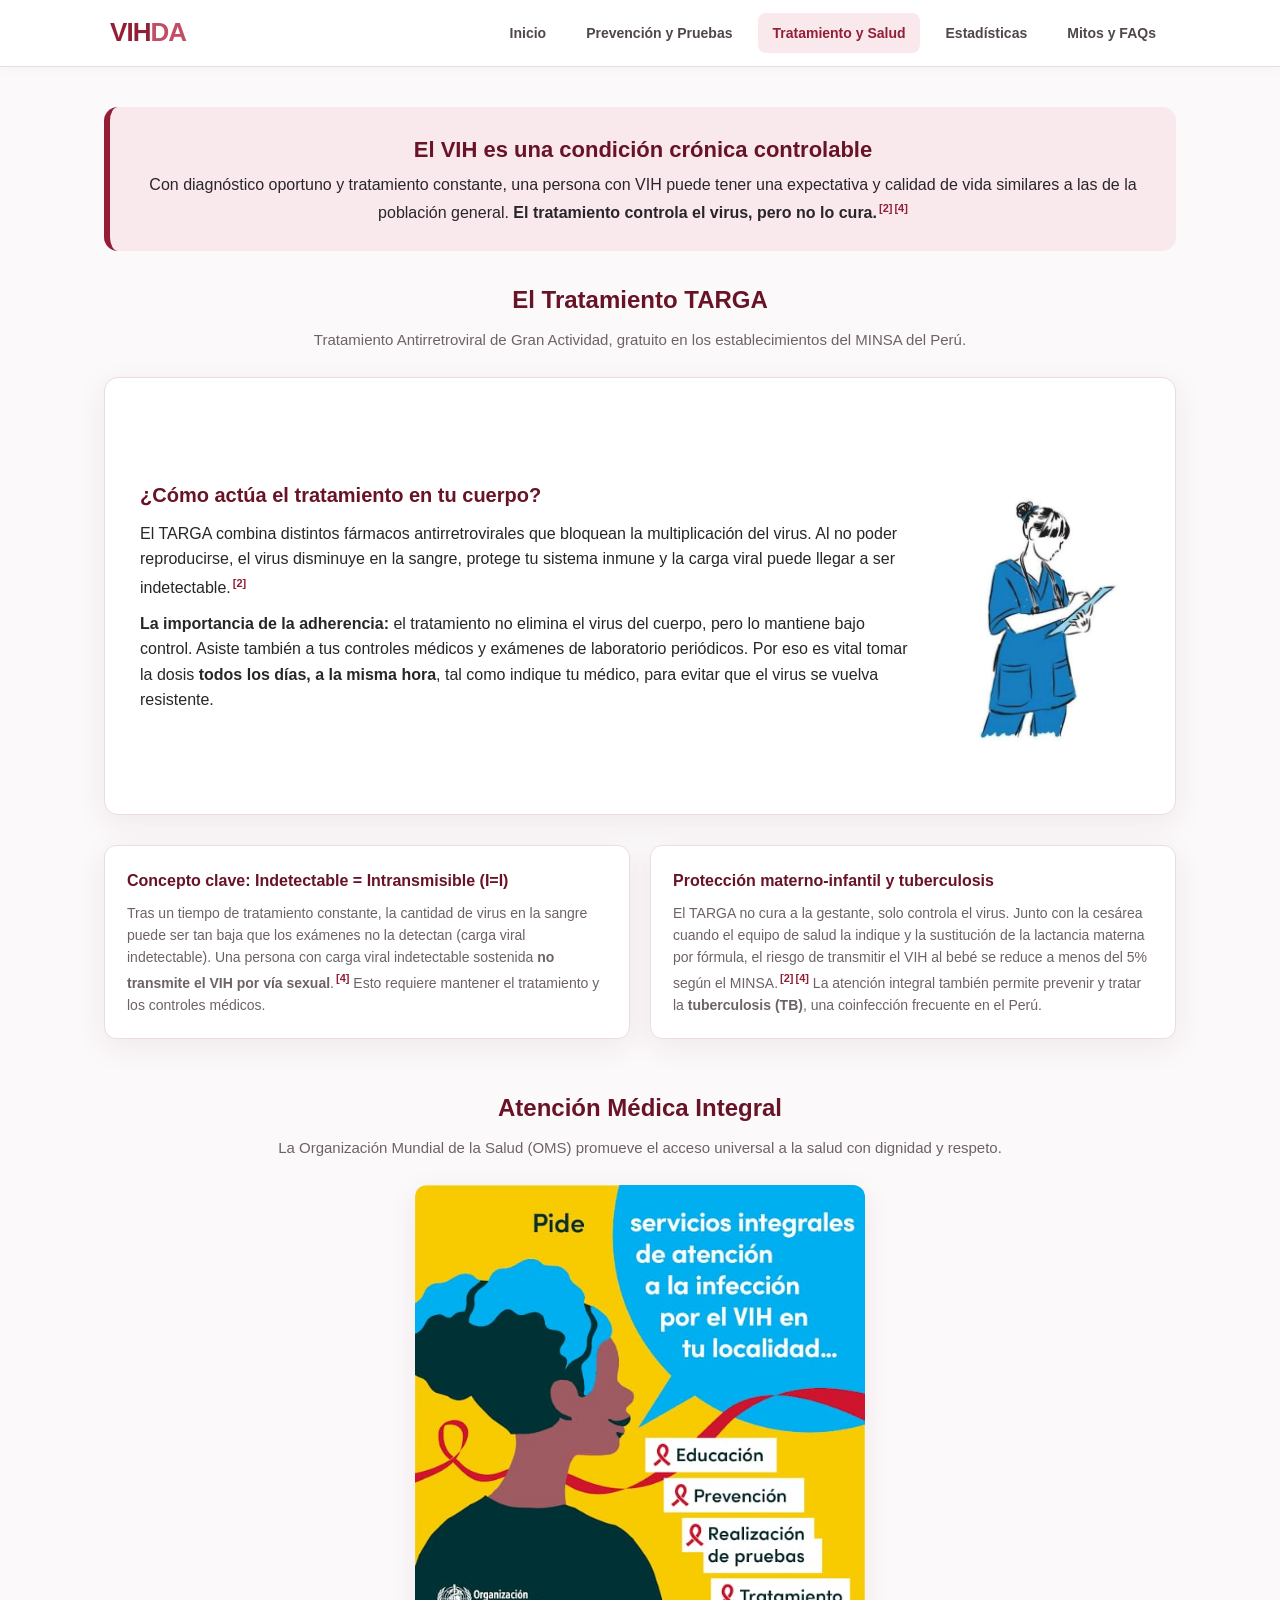
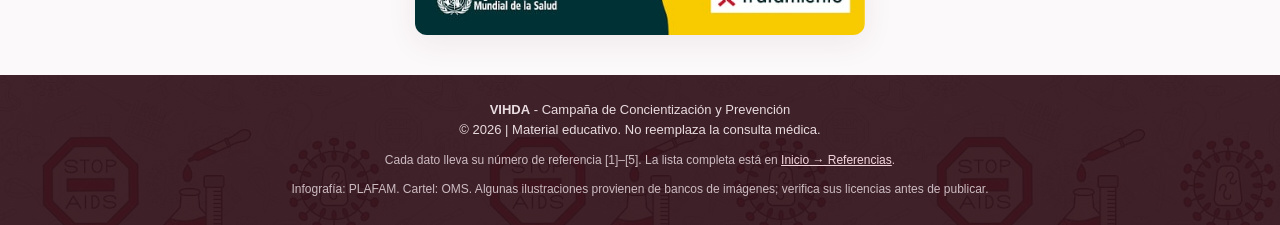
<file: tratamiento.html>
<!DOCTYPE html>
<html lang="es">
<head>
    <meta charset="UTF-8">
    <meta name="viewport" content="width=device-width, initial-scale=1.0">
    <title>Tratamiento y Salud - VIHDA</title>
    <meta name="description" content="Qué es el TARGA, qué significa indetectable = intransmisible y cómo es la atención integral.">
    <meta property="og:title" content="Tratamiento y Salud - VIHDA">
    <meta property="og:description" content="Qué es el TARGA, qué significa indetectable = intransmisible y cómo es la atención integral.">
    <meta property="og:type" content="website">
    <link rel="icon" href="data:image/svg+xml,%3Csvg xmlns='http://www.w3.org/2000/svg' viewBox='0 0 100 100'%3E%3Ctext y='.9em' font-size='90'%3E%F0%9F%8E%97%EF%B8%8F%3C/text%3E%3C/svg%3E">
    <link rel="stylesheet" href="estilos.css">
</head>
<body>
    <a href="#contenido" class="saltar">Saltar al contenido</a>

    <header class="encabezado">
        <div class="nav-contenedor">
            <a href="index.html" class="logo">VIH<span>DA</span></a>
            <nav class="menu-navegacion" aria-label="Menú principal">
                <a href="index.html">Inicio</a>
                <a href="prevencion.html">Prevención y Pruebas</a>
                <a href="tratamiento.html" class="activo" aria-current="page">Tratamiento y Salud</a>
                <a href="estadisticas.html">Estadísticas</a>
                <a href="comunidad.html">Mitos y FAQs</a>
            </nav>
        </div>
    </header>

    <main id="contenido" class="seccion">

        <div class="banner-esperanza">
            <h3>El VIH es una condición crónica controlable</h3>
            <p style="margin-top: 5px;">Con diagnóstico oportuno y tratamiento constante, una persona con VIH puede tener una expectativa y calidad de vida similares a las de la población general. <strong>El tratamiento controla el virus, pero no lo cura.</strong><sup class="cita"><a href="index.html#referencias" title="Referencia 2">[2]</a><a href="index.html#referencias" title="Referencia 4">[4]</a></sup></p>
        </div>

        <div class="titulo-seccion">
            <h2>El Tratamiento TARGA</h2>
            <p>Tratamiento Antirretroviral de Gran Actividad, gratuito en los establecimientos del MINSA del Perú.</p>
        </div>

        <div class="bloque-flexible">
            <div>
                <h3>¿Cómo actúa el tratamiento en tu cuerpo?</h3>
                <p>El TARGA combina distintos fármacos antirretrovirales que bloquean la multiplicación del virus. Al no poder reproducirse, el virus disminuye en la sangre, protege tu sistema inmune y la carga viral puede llegar a ser indetectable.<sup class="cita"><a href="index.html#referencias" title="Referencia 2">[2]</a></sup></p>
                <p style="margin-top: 10px;"><strong>La importancia de la adherencia:</strong> el tratamiento no elimina el virus del cuerpo, pero lo mantiene bajo control. Asiste también a tus controles médicos y exámenes de laboratorio periódicos. Por eso es vital tomar la dosis <strong>todos los días, a la misma hora</strong>, tal como indique tu médico, para evitar que el virus se vuelva resistente.</p>
            </div>
            <img src="imagenes/icono-enfermera.png" alt="Ilustración de una enfermera tomando notas en una tabla" style="max-width: 200px; align-self: center;">
        </div>

        <div class="grid-detalles">
            <div class="cuadro-detalle">
                <h4>Concepto clave: Indetectable = Intransmisible (I=I)</h4>
                <p>Tras un tiempo de tratamiento constante, la cantidad de virus en la sangre puede ser tan baja que los exámenes no la detectan (carga viral indetectable). Una persona con carga viral indetectable sostenida <strong>no transmite el VIH por vía sexual</strong>.<sup class="cita"><a href="index.html#referencias" title="Referencia 4">[4]</a></sup> Esto requiere mantener el tratamiento y los controles médicos.</p>
            </div>
            <div class="cuadro-detalle">
                <h4>Protección materno-infantil y tuberculosis</h4>
                <p>El TARGA no cura a la gestante, solo controla el virus. Junto con la cesárea cuando el equipo de salud la indique y la sustitución de la lactancia materna por fórmula, el riesgo de transmitir el VIH al bebé se reduce a menos del 5% según el MINSA.<sup class="cita"><a href="index.html#referencias" title="Referencia 2">[2]</a><a href="index.html#referencias" title="Referencia 4">[4]</a></sup> La atención integral también permite prevenir y tratar la <strong>tuberculosis (TB)</strong>, una coinfección frecuente en el Perú.</p>
            </div>
        </div>

        <div class="titulo-seccion espacio-arriba-grande">
            <h2>Atención Médica Integral</h2>
            <p>La Organización Mundial de la Salud (OMS) promueve el acceso universal a la salud con dignidad y respeto.</p>
        </div>

        <div style="display: flex; justify-content: center;">
            <img src="imagenes/banner-oms.png" alt="Cartel de la OMS: pide servicios integrales de atención del VIH en tu localidad (educación, prevención, pruebas y tratamiento)" style="max-width: 100%; max-height: 450px; object-fit: contain; box-shadow: var(--sombra);">
        </div>
    </main>

    <footer class="pie">
        <p><strong>VIHDA</strong> - Campaña de Concientización y Prevención</p>
        <p>&copy; <span id="anio-actual"></span> | Material educativo. No reemplaza la consulta médica.</p>
        <p class="fuentes">Cada dato lleva su número de referencia [1]–[5]. La lista completa está en <a href="index.html#referencias">Inicio → Referencias</a>.</p>
        <p class="fuentes">Infografía: PLAFAM. Cartel: OMS. Algunas ilustraciones provienen de bancos de imágenes; verifica sus licencias antes de publicar.</p>
    </footer>

    <script src="script.js"></script>
</body>
</html>
</file>
<file: estilos.css>
/* ========================================
 V IHDA - ESTILOS CENTRALES G*LOBALES
 ======================================== */

:root {
    --rojo: #921f35;
    --rojo-oscuro: #681326;
    --rojo-claro: #f9e9ed;
    --blanco: #ffffff;
    --fondo: #fcf9fa;
    --texto: #29252a;
    --texto-suave: #6d6266;
    --borde: #eadde0;
    --verde: #247447;
    --sombra: 0 8px 30px rgba(72, 23, 36, 0.08);
}

* {
    margin: 0;
    padding: 0;
    box-sizing: border-box;
}

html {
    scroll-behavior: smooth;
}

body {
    font-family: Arial, Helvetica, sans-serif;
    background: var(--fondo);
    color: var(--texto);
    line-height: 1.6;
    font-size: 16px;
    display: flex;
    flex-direction: column;
    min-height: 100vh;
}

a, button {
    -webkit-tap-highlight-color: transparent;
    font: inherit;
}

img {
    max-width: 100%;
    height: auto;
    display: block;
    border-radius: 12px;
}

/* ========================================
 E NCABEZADO NAV MULTIPÁGINA *(MOBILE-FIRST)
 ======================================== */

.encabezado {
    width: 100%;
    background: var(--blanco);
    border-bottom: 1px solid var(--borde);
    position: sticky;
    top: 0;
    z-index: 1000;
    box-shadow: 0 2px 12px rgba(0, 0, 0, 0.03);
    padding: 12px 5%;
}

.nav-contenedor {
    display: flex;
    flex-direction: column;
    align-items: center;
    gap: 10px;
}

.logo {
    color: var(--rojo);
    font-size: 26px;
    font-weight: 900;
    letter-spacing: -1px;
    text-decoration: none;
}

.logo span {
    color: #c34d64;
}

.menu-navegacion {
    display: flex;
    flex-wrap: wrap;
    justify-content: center;
    gap: 6px;
    width: 100%;
}

.menu-navegacion a {
    padding: 8px 10px;
    border-radius: 8px;
    color: #51464a;
    font-size: 13px;
    font-weight: 600;
    text-decoration: none;
    transition: background 0.2s, color 0.2s;
    text-align: center;
}

.menu-navegacion a:hover,
.menu-navegacion a.activo {
    background: var(--rojo-claro);
    color: var(--rojo);
}

/* ========================================
 E STILOS DE CONTENIDO Y HERO*
 ======================================== */

.hero {
    padding: 40px 6%;
    color: var(--blanco);
    background: linear-gradient(135deg, #681326 0%, #921f35 100%);
    text-align: center;
    display: flex;
    flex-direction: column;
    align-items: center;
    gap: 20px;
}

.hero h1 {
    font-size: 32px;
    line-height: 1.2;
    letter-spacing: -0.5px;
}

.hero p {
    color: #f8e9ed;
    font-size: 15px;
    max-width: 500px;
}

.seccion {
    padding: 40px 5%;
    max-width: 1200px;
    margin: 0 auto;
    width: 100%;
}

.titulo-seccion {
    margin-bottom: 25px;
    text-align: center;
}

.titulo-seccion h2 {
    color: var(--rojo-oscuro);
    font-size: 24px;
    margin-bottom: 8px;
}

.titulo-seccion p {
    color: var(--texto-suave);
    font-size: 15px;
}

/* Contenedor Adaptable para Videos */
.video-contenedor {
    position: relative;
    padding-bottom: 56.25%;
    height: 0;
    overflow: hidden;
    max-width: 100%;
    background: #000;
    border-radius: 14px;
    box-shadow: var(--sombra);
    margin: 20px 0;
}

.video-contenedor iframe {
    position: absolute;
    top: 0;
    left: 0;
    width: 100%;
    height: 100%;
    border: 0;
}

/* Bloques Flexibles de Información */
.bloque-flexible {
    display: flex;
    flex-direction: column;
    gap: 20px;
    margin-bottom: 30px;
    background: var(--blanco);
    padding: 20px;
    border-radius: 14px;
    border: 1px solid var(--borde);
    box-shadow: var(--sombra);
}

.bloque-flexible h3 {
    color: var(--rojo-oscuro);
    font-size: 20px;
    margin-bottom: 10px;
}

/* ========================================
 C UESTIONARIO Y DETALLES INT*ERACTIVOS
 ======================================== */

.cuestionario {
    display: flex;
    flex-direction: column;
    gap: 20px;
}

.pregunta {
    background: var(--blanco);
    padding: 20px;
    border-radius: 14px;
    border: 1px solid var(--borde);
    box-shadow: var(--sombra);
}

.pregunta h3 {
    font-size: 16px;
    color: var(--rojo-oscuro);
    margin-bottom: 15px;
}

.opciones {
    display: flex;
    gap: 10px;
}

.opciones button {
    flex: 1;
    padding: 12px;
    border: 1px solid var(--borde);
    border-radius: 8px;
    background: var(--blanco);
    font-weight: 700;
    font-size: 14px;
    cursor: pointer;
    transition: all 0.2s;
}

.opciones button:hover {
    border-color: var(--rojo);
    background: var(--rojo-claro);
}

.opciones button:disabled {
    opacity: 0.6;
    cursor: not-allowed;
}

.resultado {
    margin-top: 12px;
    font-size: 14px;
}

.resultado:not(:empty) {
    padding: 10px;
    border-radius: 8px;
}

.resultado.correcto {
    color: var(--verde);
    background: #e9f5ed;
}

.resultado.incorrecto {
    color: var(--rojo-oscuro);
    background: var(--rojo-claro);
}

/* ========================================
 P IE DE PÁGINA              *
 ======================================== */

.pie {
    padding: 25px 5%;
    color: #e9dce0;
    /* Imagen de fondo con opacidad baja mezclada con el fondo oscuro */
    background: linear-gradient(rgba(53, 21, 30, 0.94), rgba(53, 21, 30, 0.94)), url('imagenes/patron-iconos.png');
    background-repeat: repeat;
    text-align: center;
    margin-top: auto;
    font-size: 13px;
}

/* ========================================
 D ISEÑO PARA PANTALLAS GRAND*ES (PC)
 ======================================== */
@media (min-width: 768px) {
    .nav-contenedor {
        flex-direction: row;
        justify-content: space-between;
        padding: 0 4%;
    }
    .menu-navegacion {
        width: auto;
        gap: 12px;
    }
    .menu-navegacion a {
        font-size: 14px;
        padding: 9px 14px;
    }
    .hero {
        flex-direction: row;
        text-align: left;
        padding: 60px 10%;
        justify-content: space-between;
    }
    .hero h1 {
        font-size: 48px;
    }
    .bloque-flexible {
        flex-direction: row;
        align-items: center;
        padding: 35px;
    }
    .bloque-flexible > div {
        flex: 1;
    }
    .bloque-flexible img {
        max-width: 40%;
    }
    .cuestionario {
        display: grid;
        grid-template-columns: repeat(2, 1fr);
    }
}

/* ========================================
 A ÑADIDOS: accesibilidad y c*omponentes compartidos
 (antes estaban repetidos dentro de cada HTML)
 ======================================== */

.saltar {
    position: absolute;
    left: -9999px;
    top: 0;
    background: var(--rojo-oscuro);
    color: var(--blanco);
    padding: 10px 16px;
    z-index: 2000;
    border-radius: 0 0 8px 0;
}
.saltar:focus { left: 0; }

a:focus-visible, button:focus-visible {
    outline: 3px solid #c34d64;
    outline-offset: 2px;
}

/* Imagen de la portada: caja blanca para que no se vea un rectángulo sobre el degradado */
.hero-img {
    background: var(--blanco);
    padding: 12px;
    max-width: 260px;
    border-radius: 16px;
}

.nota-pequena { font-size: 13px; color: var(--texto-suave); margin-top: 8px; }
.espacio-arriba { margin-top: 40px; }
.espacio-arriba-grande { margin-top: 50px; }

/* Tarjetas mini (inicio) */
.tarjetas-mini { display: grid; grid-template-columns: 1fr; gap: 12px; margin: 20px 0; }
.tarjeta-mini {
    background: #fff; padding: 15px; border-radius: 10px;
    border-left: 4px solid var(--rojo); box-shadow: var(--sombra); font-size: 14px;
}
.tarjeta-mini strong { color: var(--rojo-oscuro); display: block; margin-bottom: 2px; }

.banner-accion {
    background: var(--rojo-oscuro); color: #fff; padding: 30px 20px;
    border-radius: 14px; text-align: center; margin-top: 40px;
}
.boton-blanco {
    display: inline-block; background: #fff; color: var(--rojo-oscuro);
    padding: 10px 20px; border-radius: 8px; text-decoration: none;
    font-weight: bold; margin-top: 15px; transition: background 0.2s;
}
.boton-blanco:hover { background: var(--rojo-claro); }

/* Video */
.video-aviso {
    position: absolute; inset: 0; display: flex; align-items: center; justify-content: center;
    color: #fff; text-align: center; padding: 20px; font-size: 15px;
}

/* Prevención */
.lista-abcd { display: grid; grid-template-columns: 1fr; gap: 15px; margin-bottom: 30px; }
.item-abcd {
    background: var(--blanco); padding: 20px; border-radius: 12px;
    border-left: 5px solid var(--rojo); box-shadow: var(--sombra);
}
.item-abcd strong { color: var(--rojo-oscuro); font-size: 18px; display: block; margin-bottom: 5px; }
.alerta-prevencion {
    background: #fff8f9; border: 1px dashed var(--rojo);
    padding: 20px; border-radius: 12px; margin-top: 30px;
}
.alerta-prevencion h4 { color: var(--rojo-oscuro); margin-bottom: 5px; }
.alerta-prevencion p { font-size: 14px; color: var(--texto-suave); }
.subtitulo-rojo { margin: 15px 0 5px; color: var(--rojo-oscuro); }

/* Tratamiento */
.banner-esperanza {
    background: var(--rojo-claro); padding: 25px; border-radius: 14px;
    border-left: 6px solid var(--rojo); text-align: center; margin-bottom: 30px;
}
.banner-esperanza h3 { color: var(--rojo-oscuro); font-size: 22px; }
.grid-detalles { display: grid; grid-template-columns: 1fr; gap: 20px; margin-top: 30px; }
.cuadro-detalle {
    background: #fff; padding: 22px; border-radius: 12px;
    border: 1px solid var(--borde); box-shadow: var(--sombra);
}
.cuadro-detalle h4 { color: var(--rojo-oscuro); margin-bottom: 8px; }
.cuadro-detalle p { font-size: 14px; color: var(--texto-suave); }

/* Comunidad */
.bloque-testimonio {
    background: #fdfafb; border-left: 4px solid var(--rojo); padding: 20px;
    border-radius: 0 12px 12px 0; font-style: italic; margin-bottom: 30px; box-shadow: var(--sombra);
}
.bloque-testimonio .firma {
    display: block; margin-top: 10px; font-weight: bold;
    color: var(--rojo-oscuro); font-style: normal;
}
.cuadro-lenguaje {
    background: var(--blanco); border: 1px solid var(--borde);
    border-radius: 12px; overflow: hidden; margin-bottom: 35px;
}
.cuadro-titulo { background: var(--rojo-oscuro); color: var(--blanco); padding: 10px 15px; font-weight: bold; font-size: 15px; }
.cuadro-cuerpo { padding: 15px; font-size: 14px; }
.cuadro-cuerpo p { margin-bottom: 8px; }
.lista-faq { display: flex; flex-direction: column; gap: 15px; margin-bottom: 30px; }
.lista-faq h3 { margin-bottom: 5px; }
.lista-faq p { font-size: 14px; color: var(--texto-suave); }

.resumen-cuestionario {
    margin-top: 20px; padding: 20px; border-radius: 14px; text-align: center;
    background: var(--rojo-claro); border: 1px solid var(--borde);
}
.resumen-cuestionario[hidden] { display: none; }
.boton-reiniciar {
    margin-top: 12px; padding: 10px 20px; border: 0; border-radius: 8px;
    background: var(--rojo); color: #fff; font-weight: 700; cursor: pointer;
}
.boton-reiniciar:hover { background: var(--rojo-oscuro); }
.cuestionario { margin-bottom: 0; }

/* Estadísticas */
.grid-kpi { display: grid; grid-template-columns: repeat(2, 1fr); gap: 15px; margin-bottom: 30px; }
.tarjeta-kpi {
    background: var(--blanco); padding: 20px; border-radius: 12px; text-align: center;
    border: 1px solid var(--borde); box-shadow: var(--sombra);
}
.tarjeta-kpi span { display: block; font-size: 28px; font-weight: 900; color: var(--rojo); }
.tarjeta-kpi p { font-size: 13px; color: var(--texto-suave); }
.bloque-analisis-datos {
    background: #fff; padding: 25px; border-radius: 14px; border: 1px solid var(--borde);
    box-shadow: var(--sombra); margin-top: 30px;
}
.bloque-analisis-datos h3 { color: var(--rojo-oscuro); margin-bottom: 12px; }
.bloque-analisis-datos ul {
    padding-left: 20px; display: flex; flex-direction: column; gap: 10px;
    color: var(--texto-suave); font-size: 15px;
}
.tabla-scroll { overflow-x: auto; margin-top: 20px; }
.tabla-datos { width: 100%; border-collapse: collapse; font-size: 14px; background: #fff; }
.tabla-datos caption { text-align: left; font-weight: bold; color: var(--rojo-oscuro); padding-bottom: 8px; }
.tabla-datos th, .tabla-datos td { padding: 8px 10px; border-bottom: 1px solid var(--borde); text-align: right; }
.tabla-datos th:first-child, .tabla-datos td:first-child { text-align: left; }
.tabla-datos thead th { background: var(--rojo-claro); color: var(--rojo-oscuro); }

/* Ayuda y fuentes (se usa en el pie y en la sección de contacto) */
.caja-ayuda {
    background: var(--rojo-claro); border: 1px solid var(--borde); border-radius: 14px;
    padding: 22px; margin-top: 40px;
}
.caja-ayuda h3 { color: var(--rojo-oscuro); margin-bottom: 10px; }
.caja-ayuda ul { padding-left: 20px; display: flex; flex-direction: column; gap: 6px; font-size: 15px; }
.pie .fuentes { margin-top: 10px; font-size: 12px; color: #cdbcc2; }
.pie .fuentes a { color: #f3d6dd; }

@media (min-width: 768px) {
    .tarjetas-mini { grid-template-columns: repeat(3, 1fr); }
    .lista-abcd { grid-template-columns: repeat(2, 1fr); }
    .grid-detalles { grid-template-columns: repeat(2, 1fr); }
    .grid-kpi { grid-template-columns: repeat(4, 1fr); }
    .bloque-flexible img { max-width: 45%; }
}

@media (prefers-reduced-motion: reduce) {
    html { scroll-behavior: auto; }
    * { transition: none !important; }
}

/* Referencias e integrantes */

.pie .referencias { text-align: left; max-width: 900px; margin: 8px auto 0; padding-left: 22px; font-size: 12px; color: #cdbcc2; display: flex; flex-direction: column; gap: 4px; }
.pie .referencias a { color: #f3d6dd; }
.caja-ayuda ul ul { margin-top: 6px; padding-left: 18px; }

.cita a { font-size: 11px; font-weight: 700; color: var(--rojo); text-decoration: none; margin-left: 2px; }
.cita a:hover { text-decoration: underline; }

/* Integrantes (portada) */
.hero .integrantes {
    margin-top: 20px; padding: 16px 20px; max-width: 480px; text-align: left;
    background: rgba(255,255,255,0.12); border: 1px solid rgba(255,255,255,0.3);
    border-radius: 12px; font-size: 14px; color: #fff;
}
.integrantes-titulo { font-weight: 700; font-size: 13px; text-transform: uppercase; letter-spacing: 1px; margin-bottom: 6px; color: #fff !important; }
.integrantes ul { list-style: none; padding: 0; margin: 0 0 10px; display: flex; flex-direction: column; gap: 3px; }
.integrantes li::before { content: "• "; }
.datos-curso { border-top: 1px solid rgba(255,255,255,0.3); padding-top: 10px; display: flex; flex-direction: column; gap: 3px; }
.datos-curso div { display: flex; gap: 6px; flex-wrap: wrap; }
.datos-curso dt { font-weight: 700; }
.datos-curso dd { margin: 0; }
</file>
